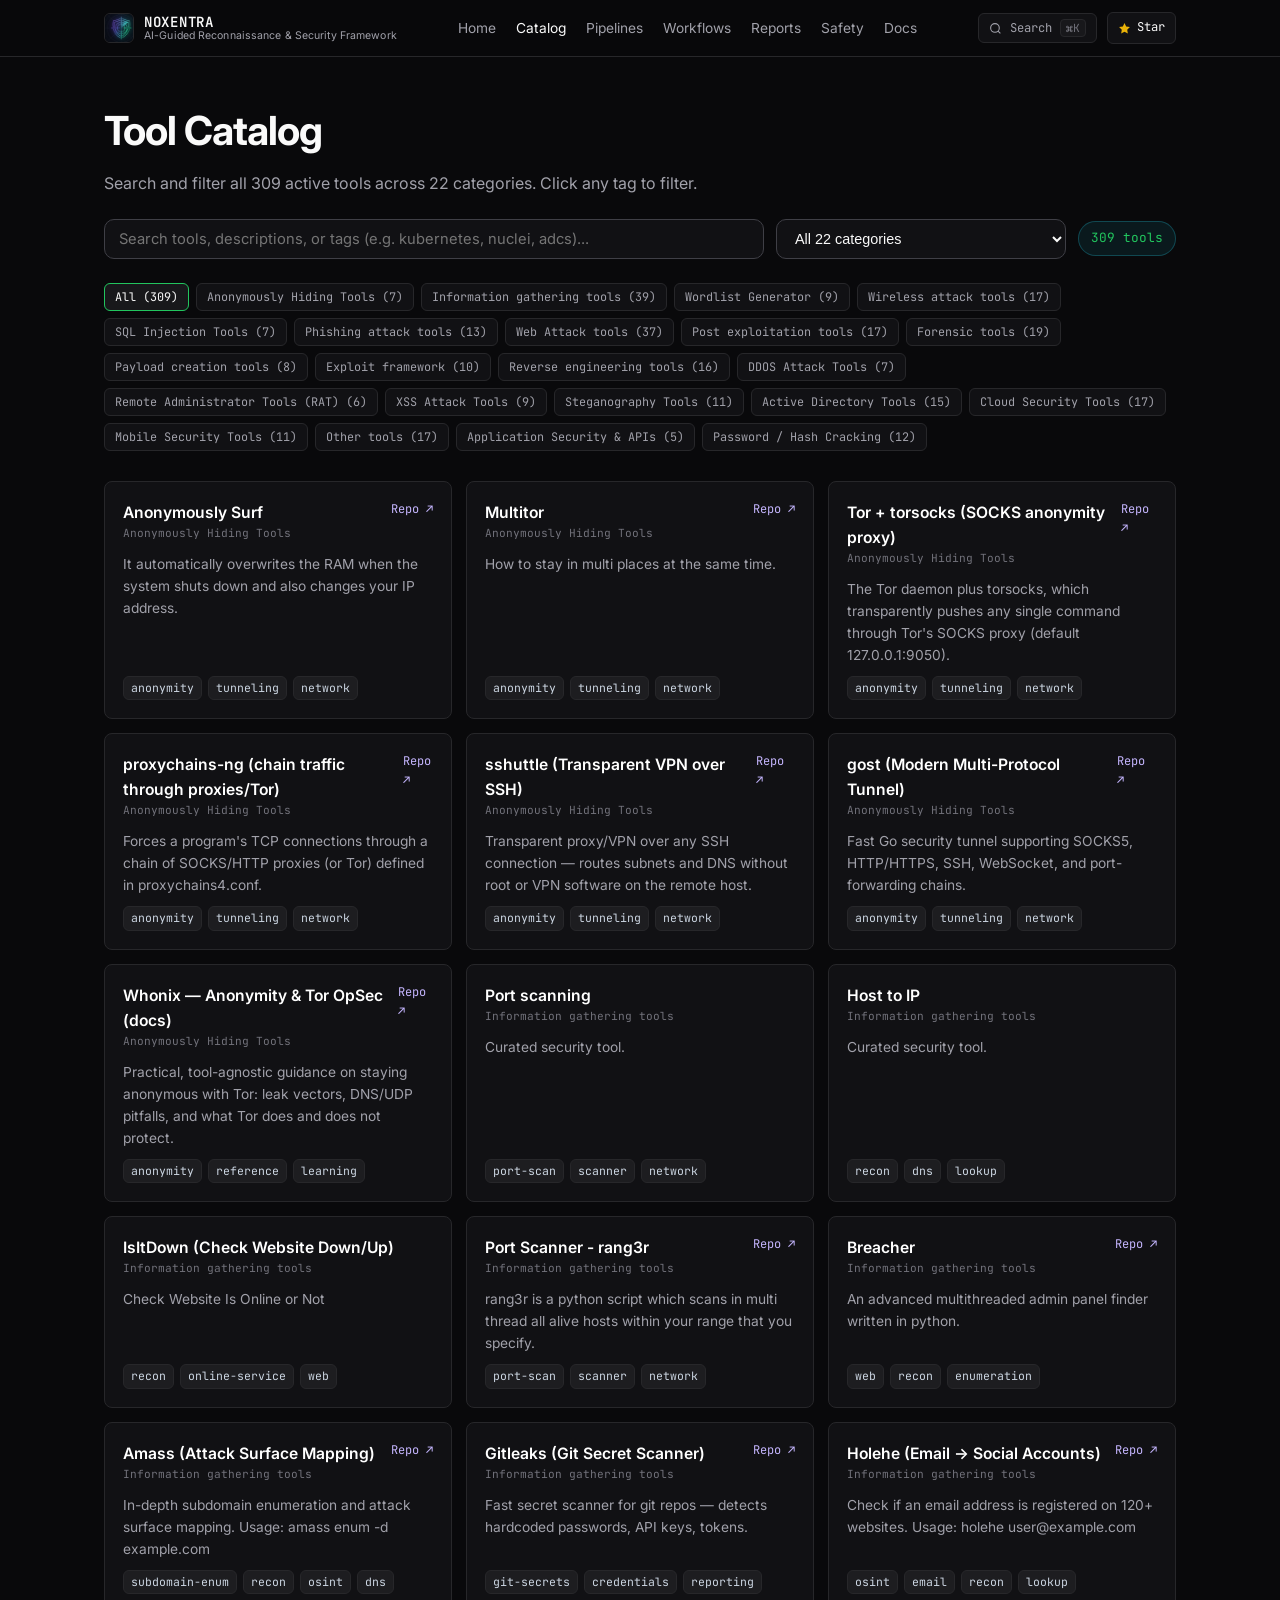
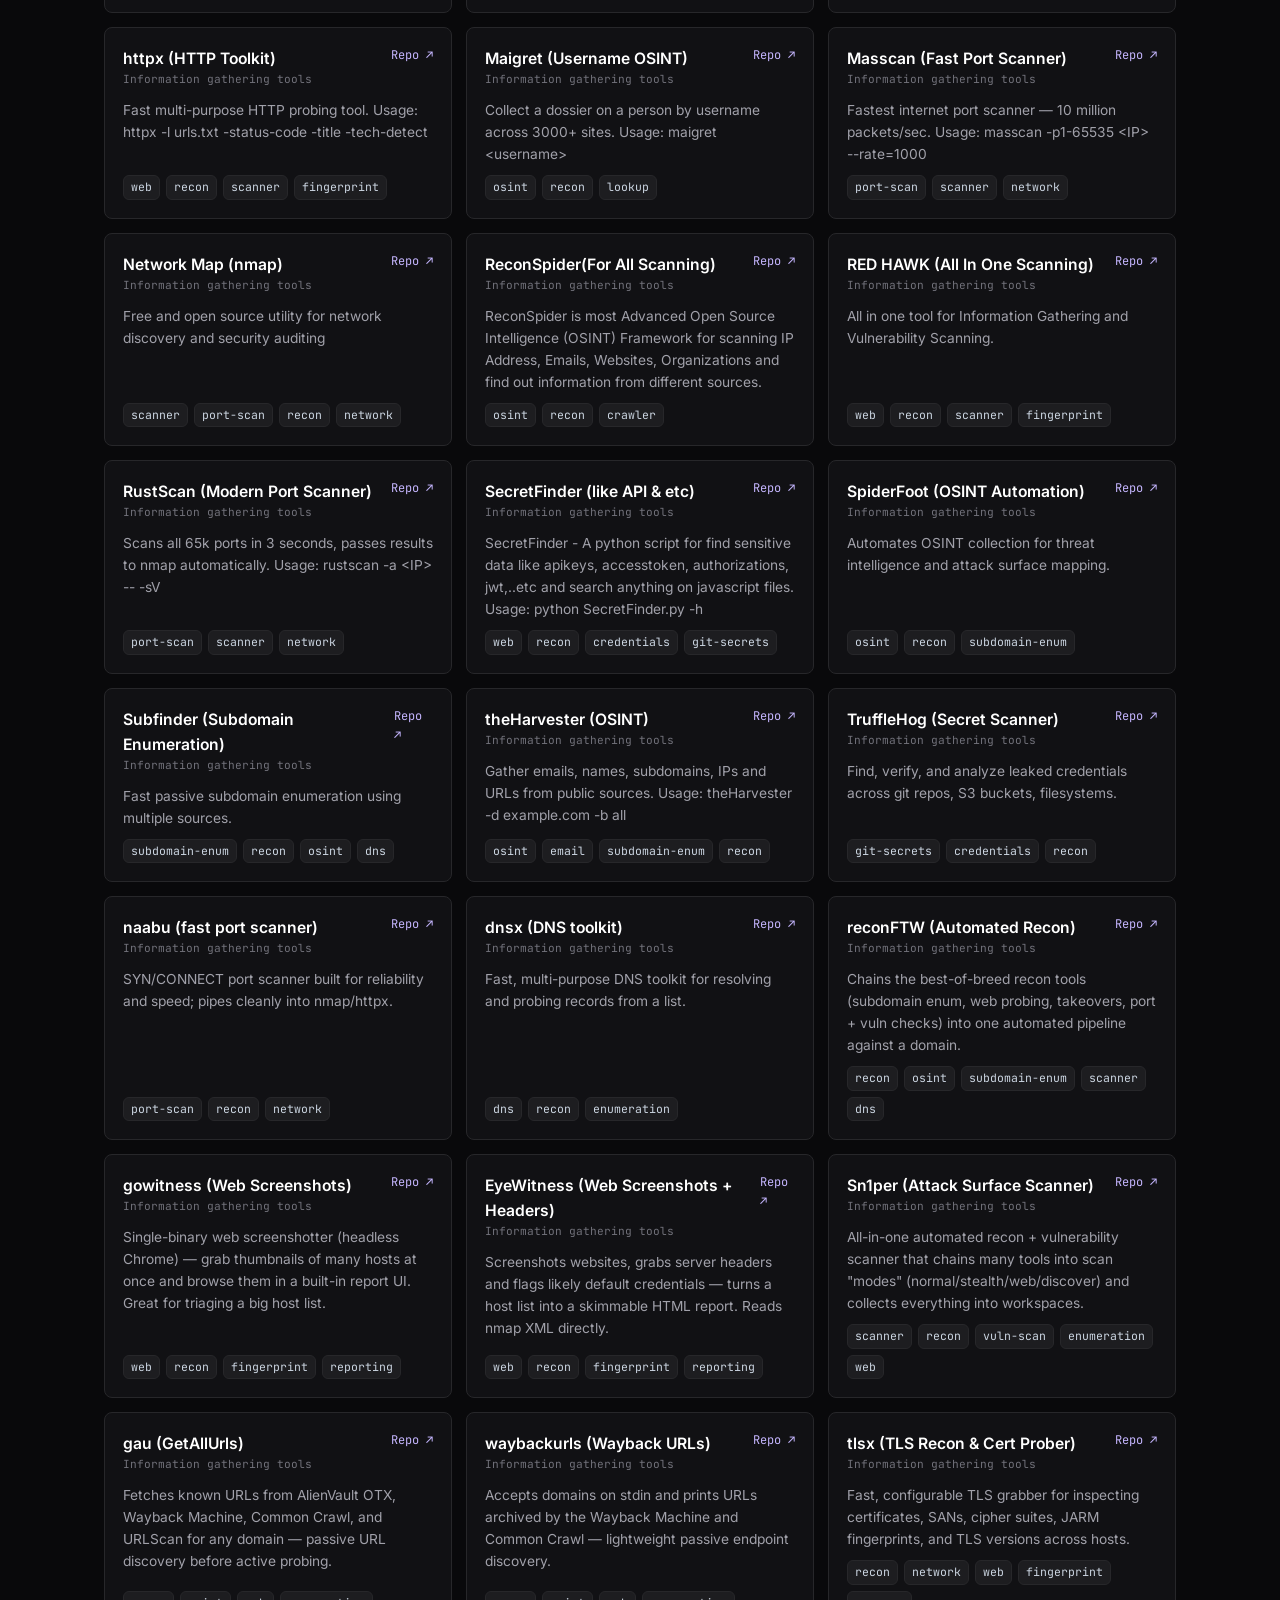
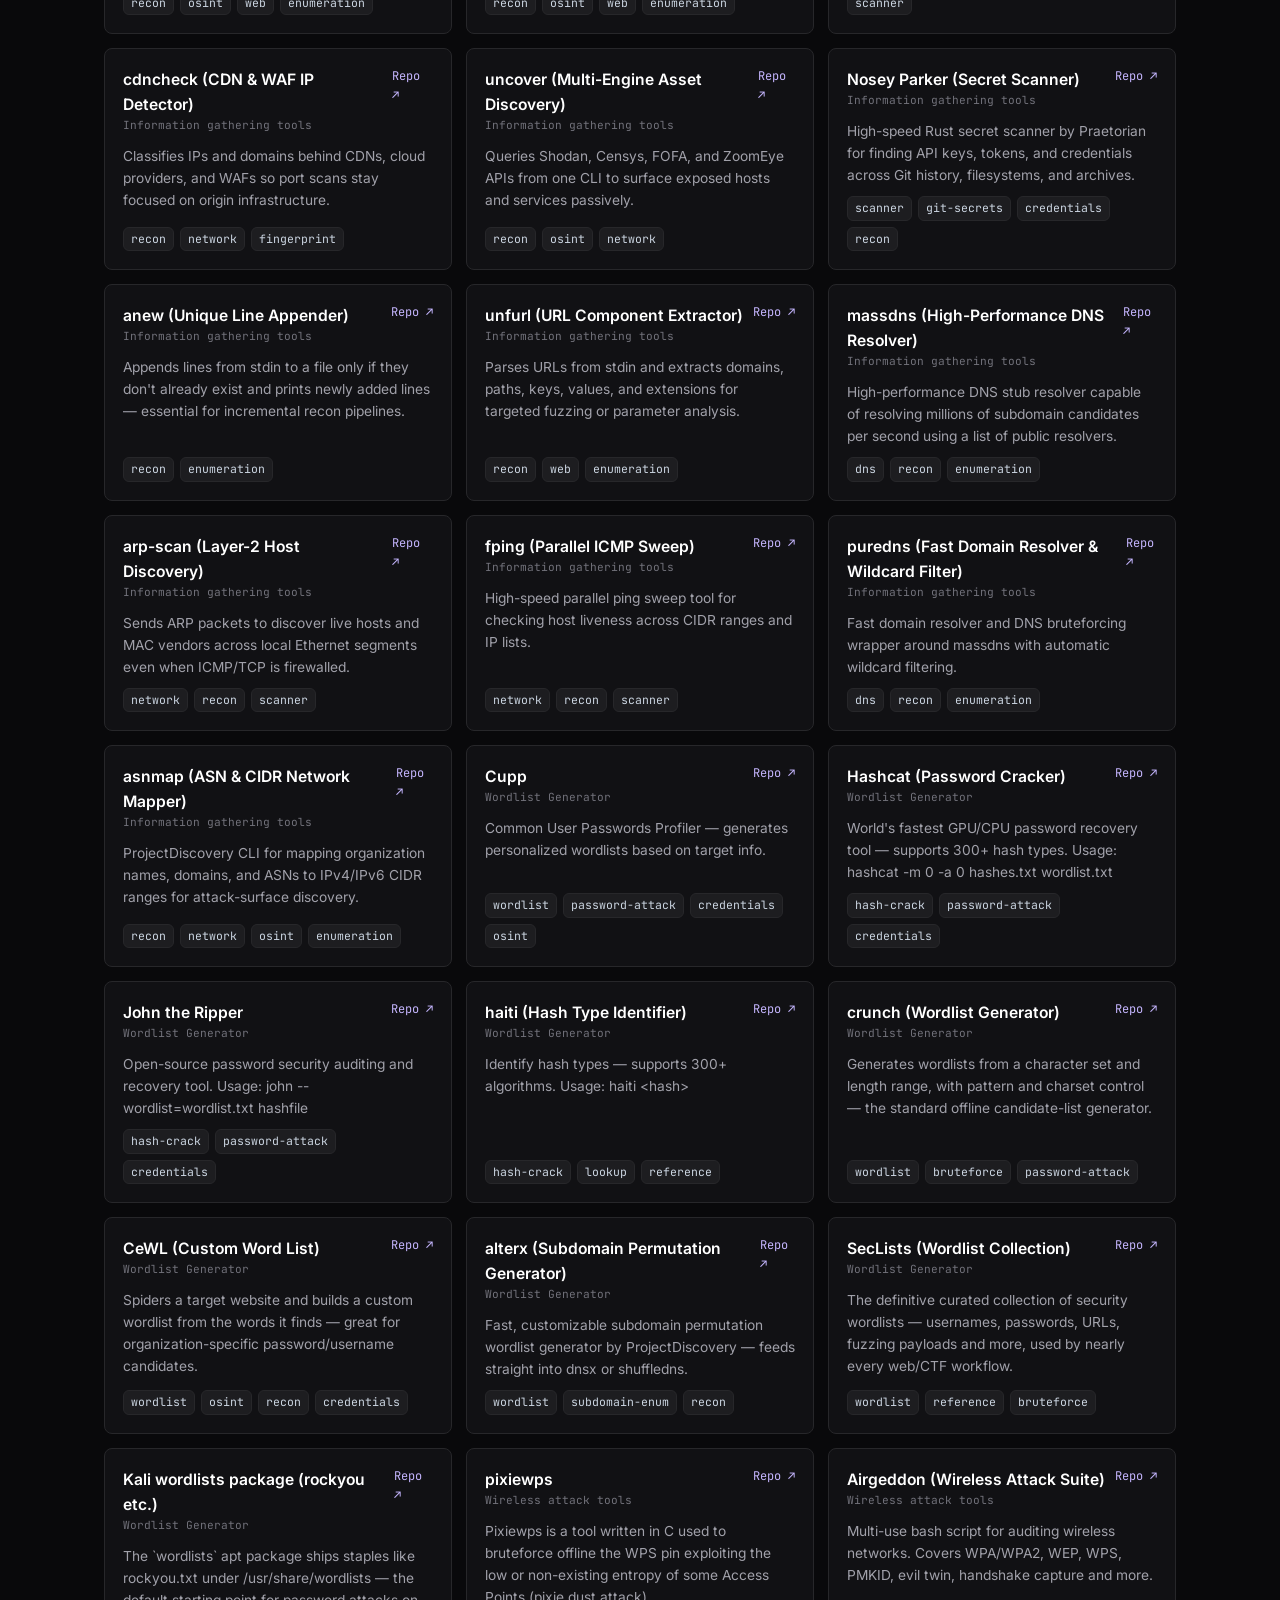
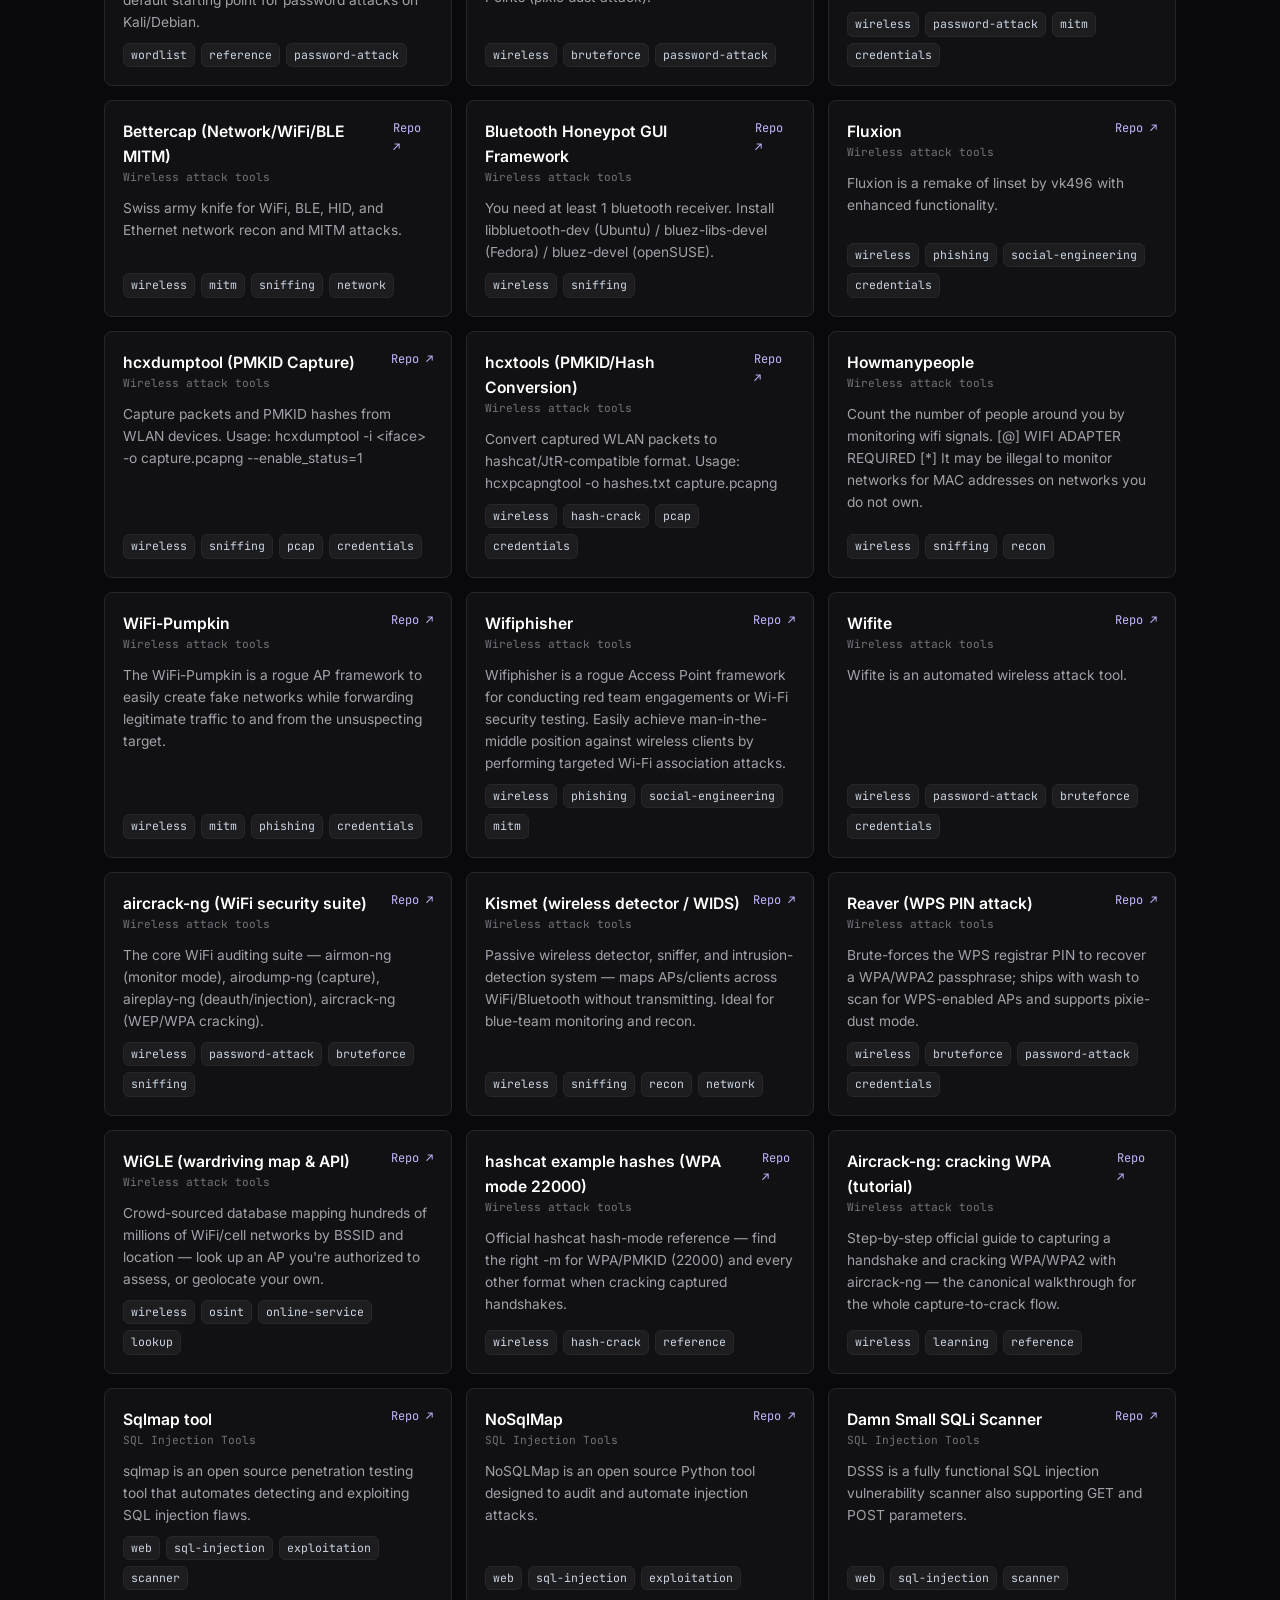
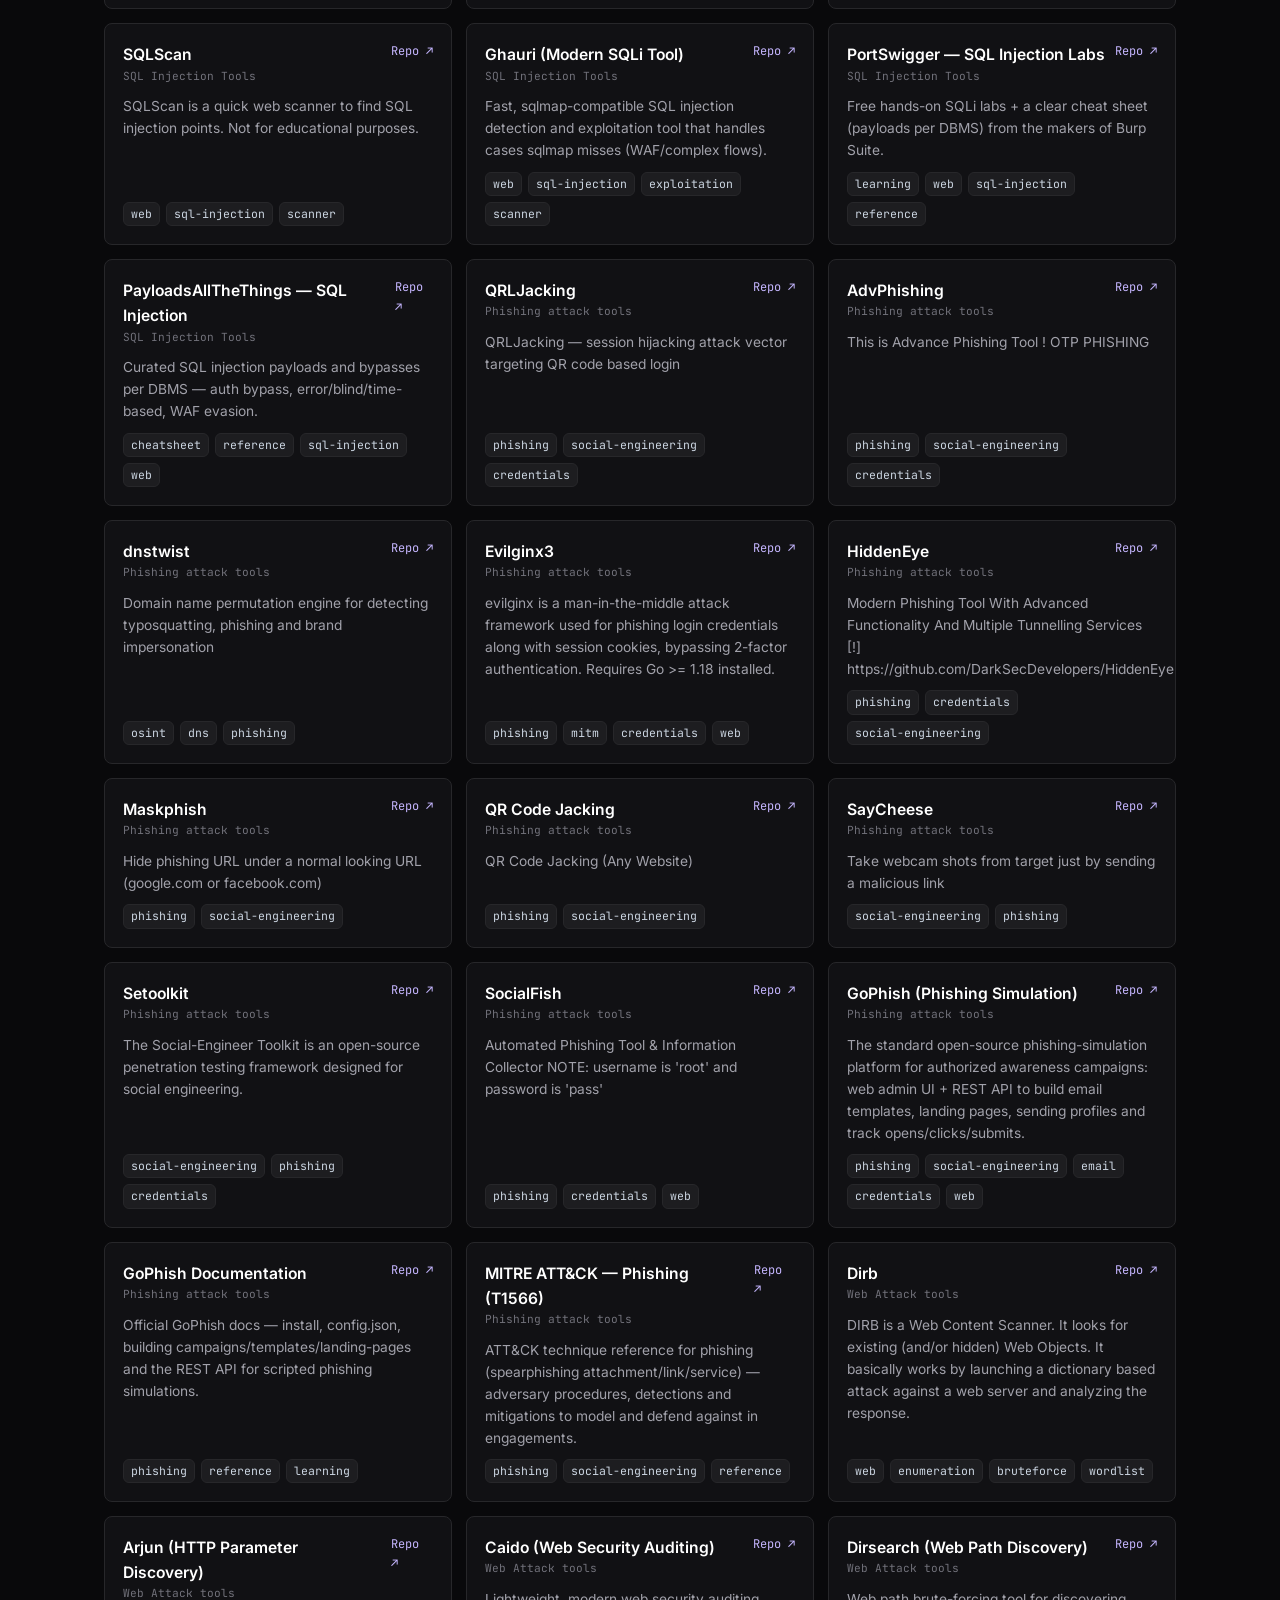
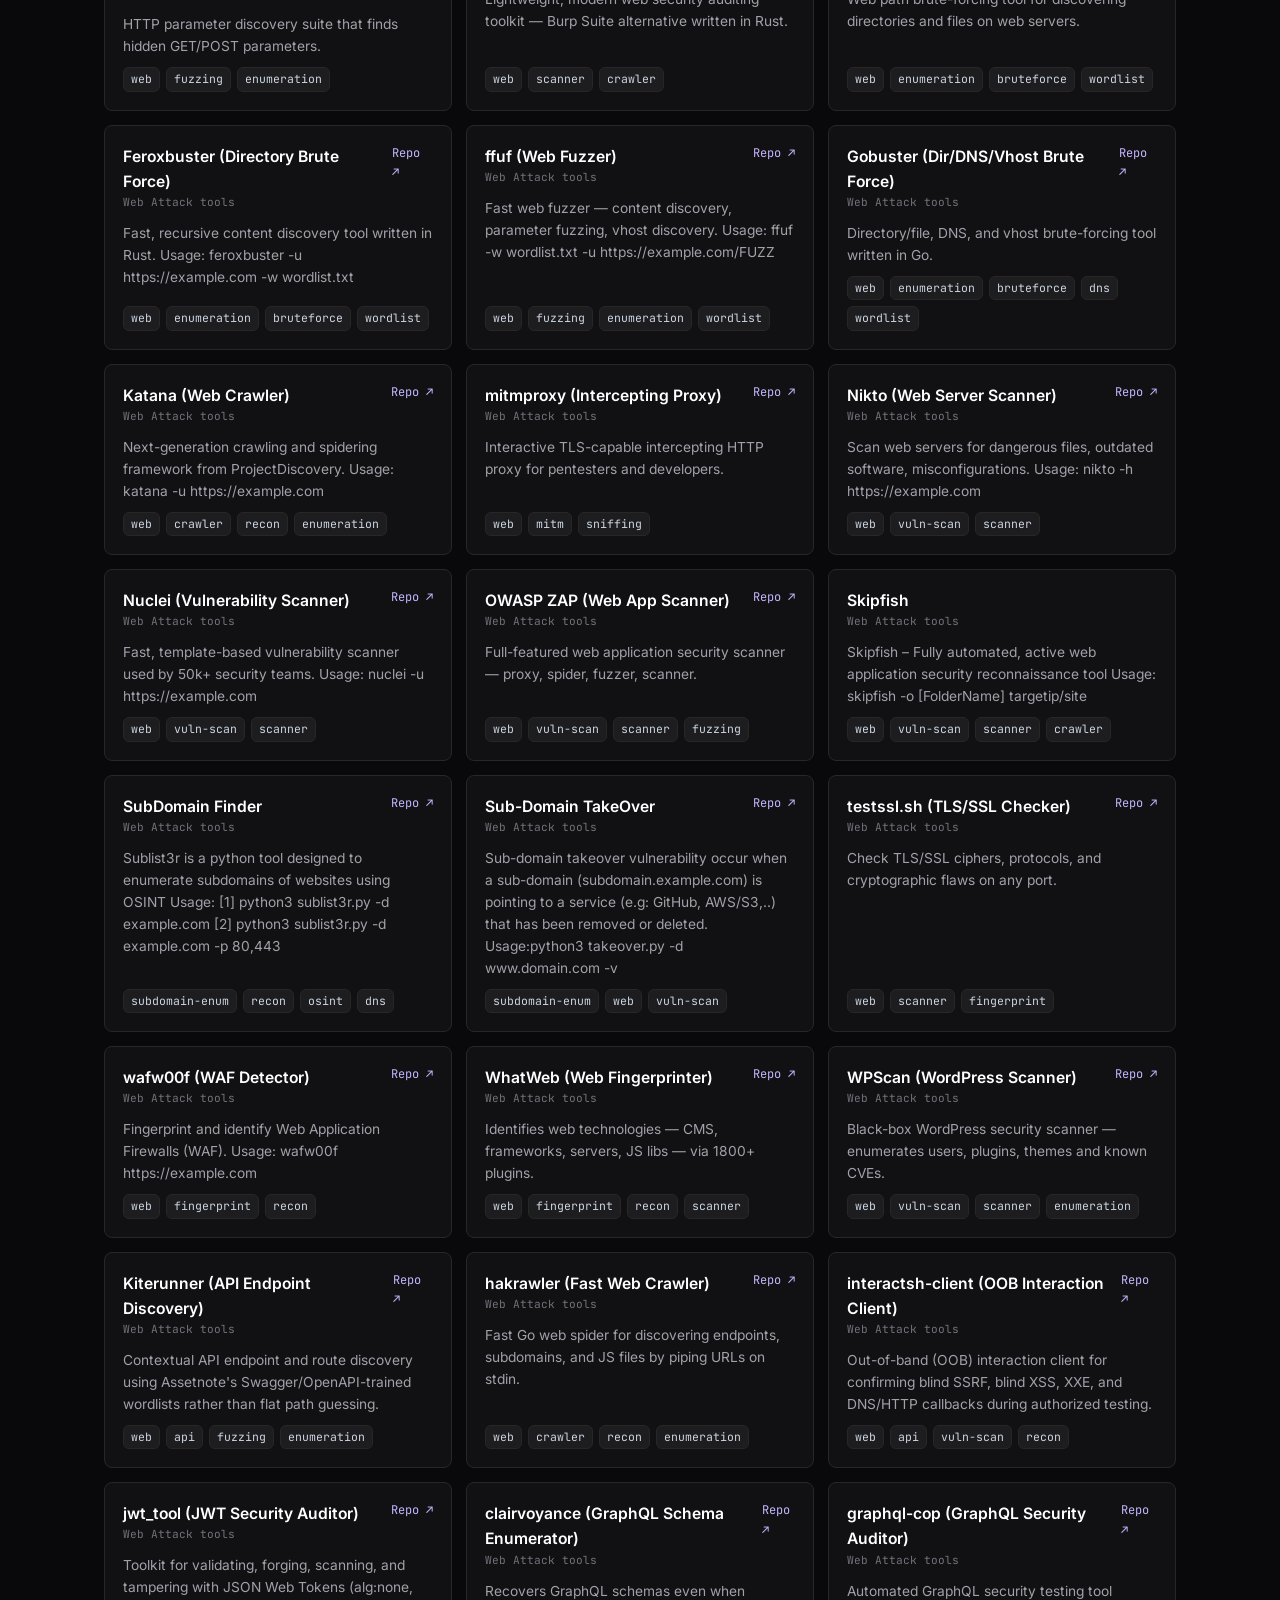
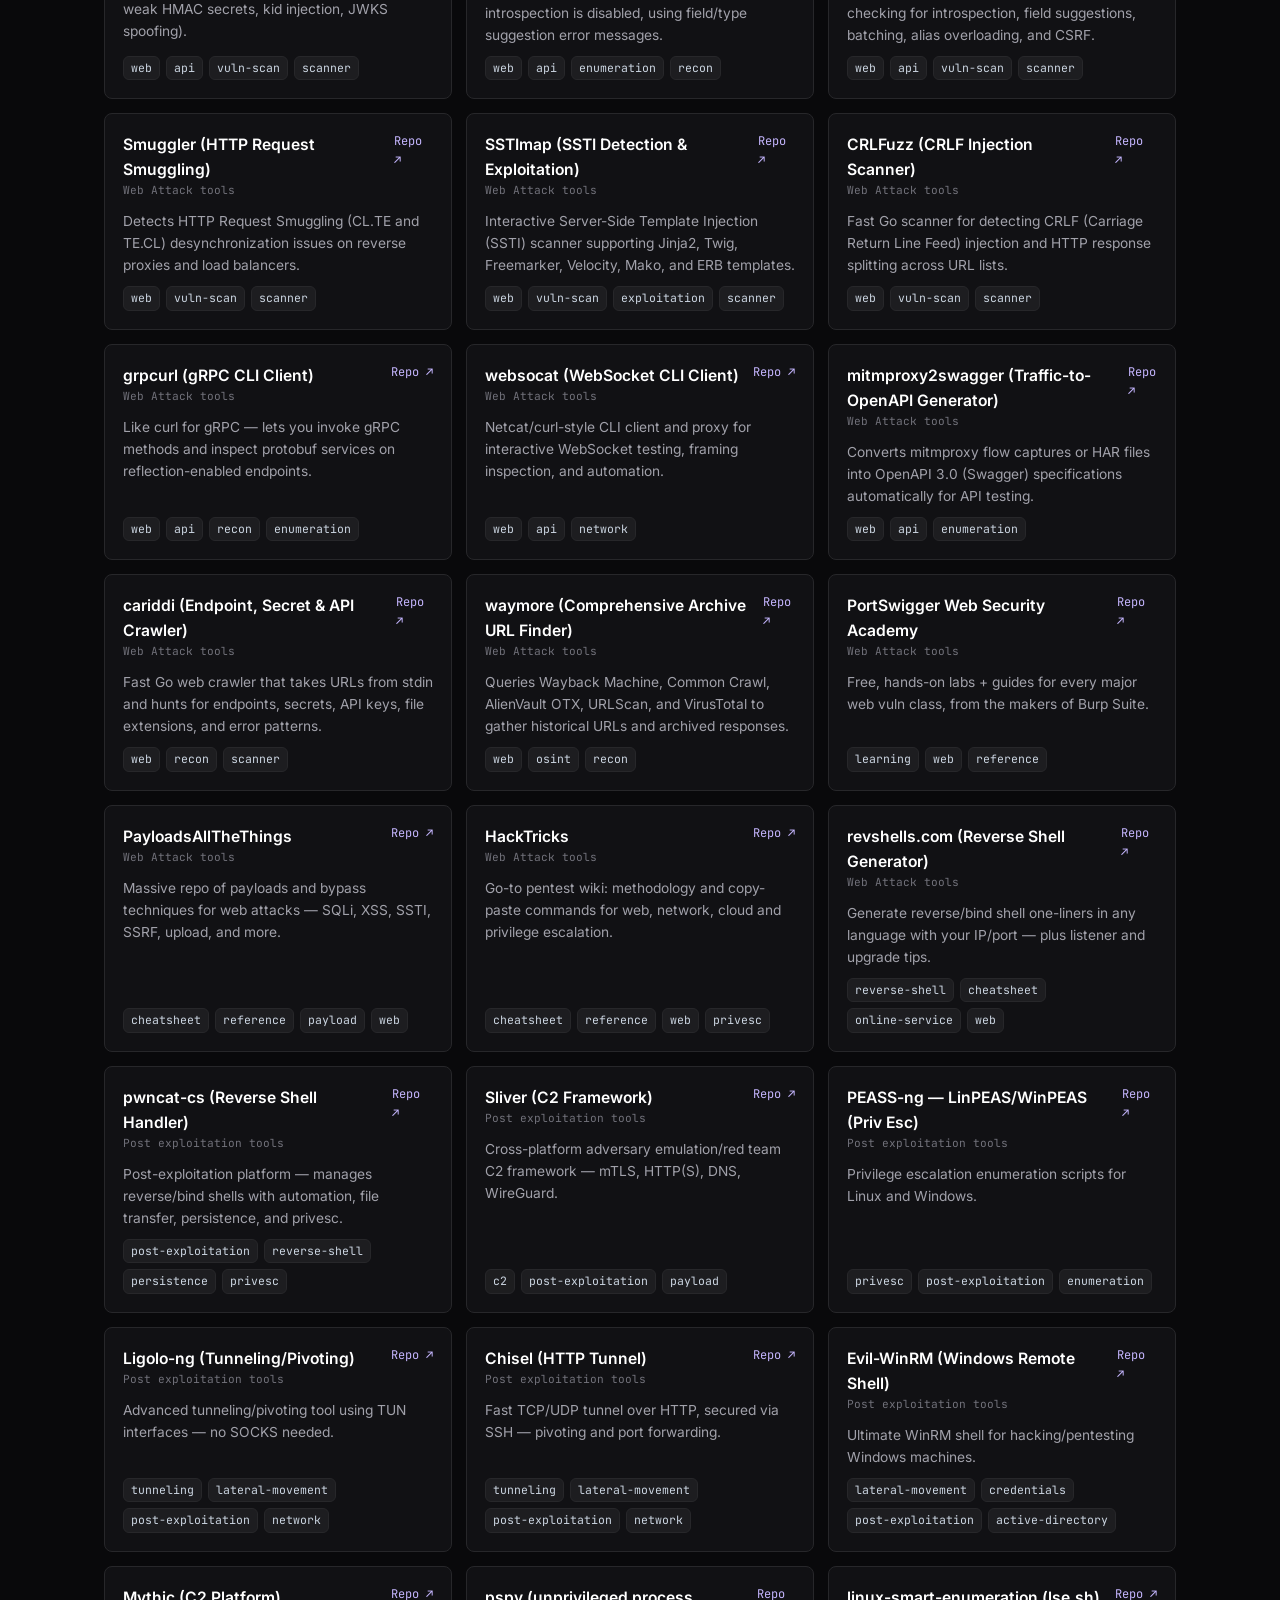
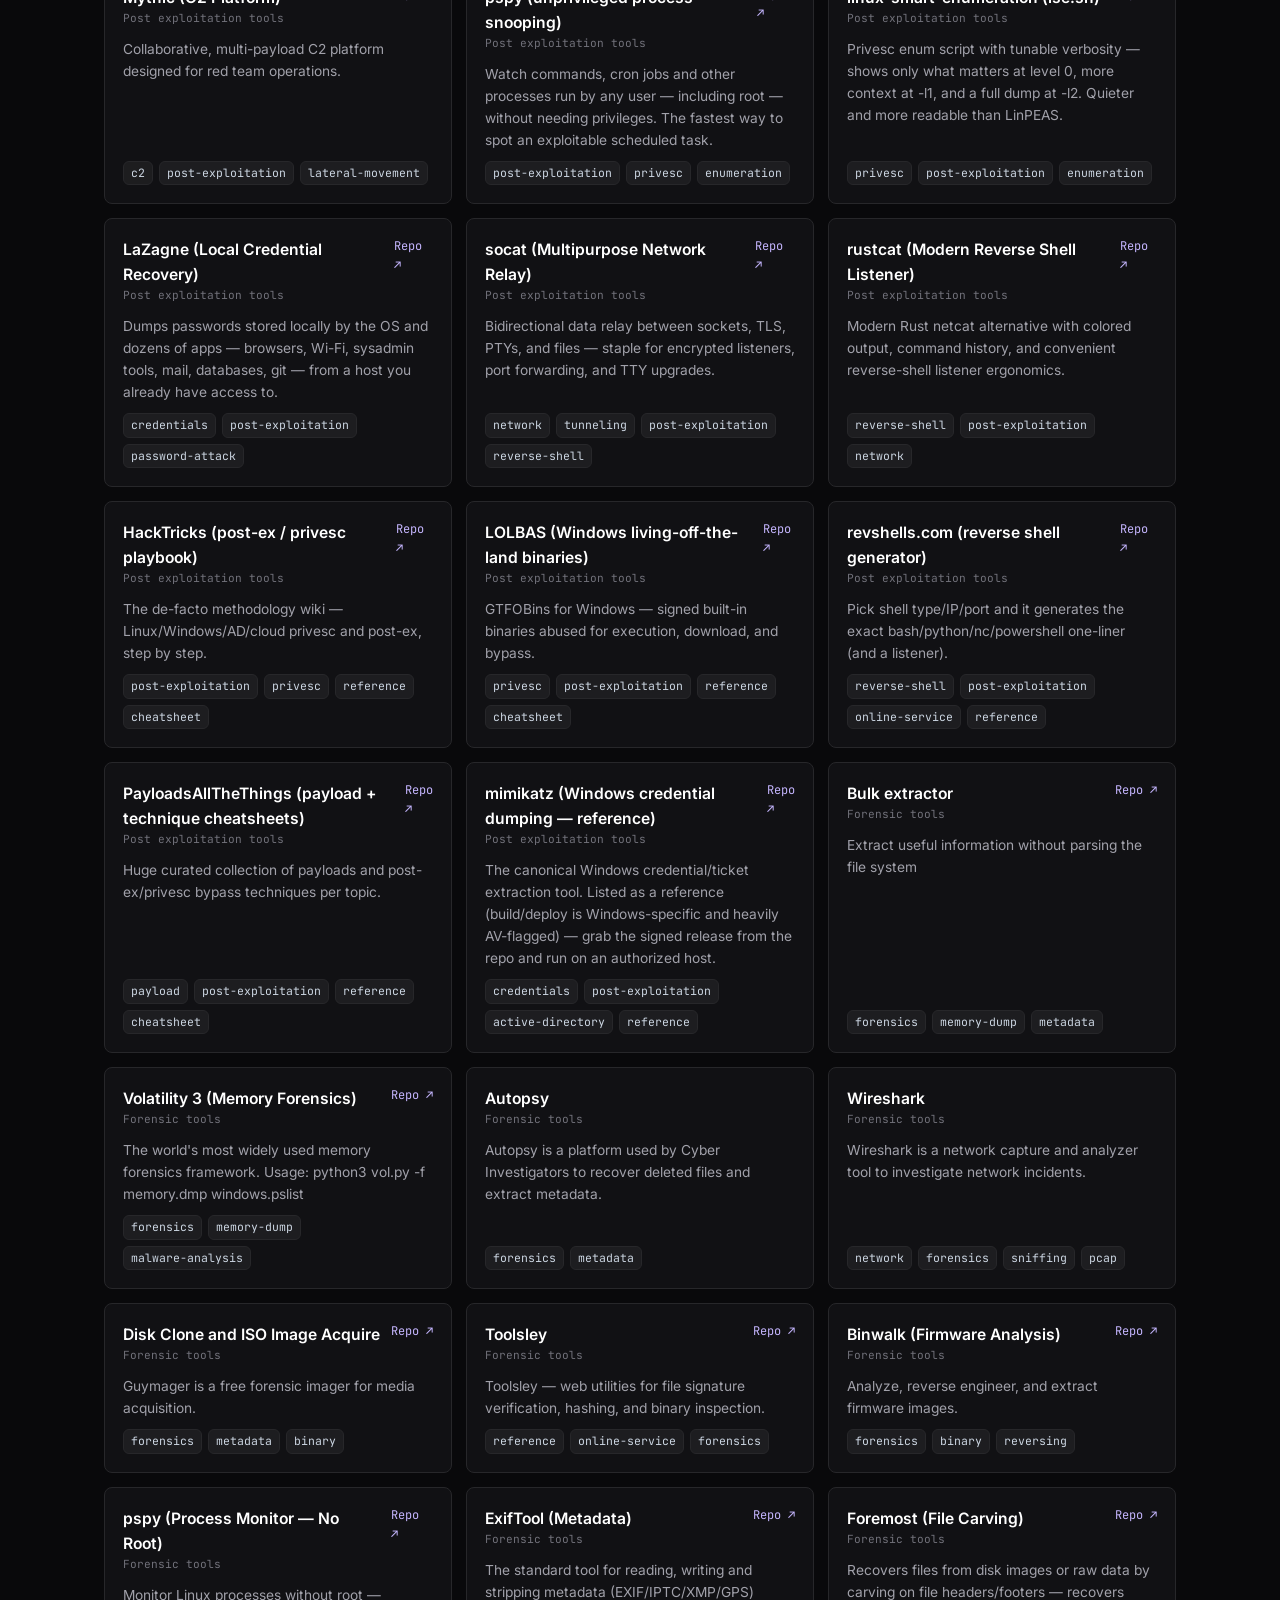
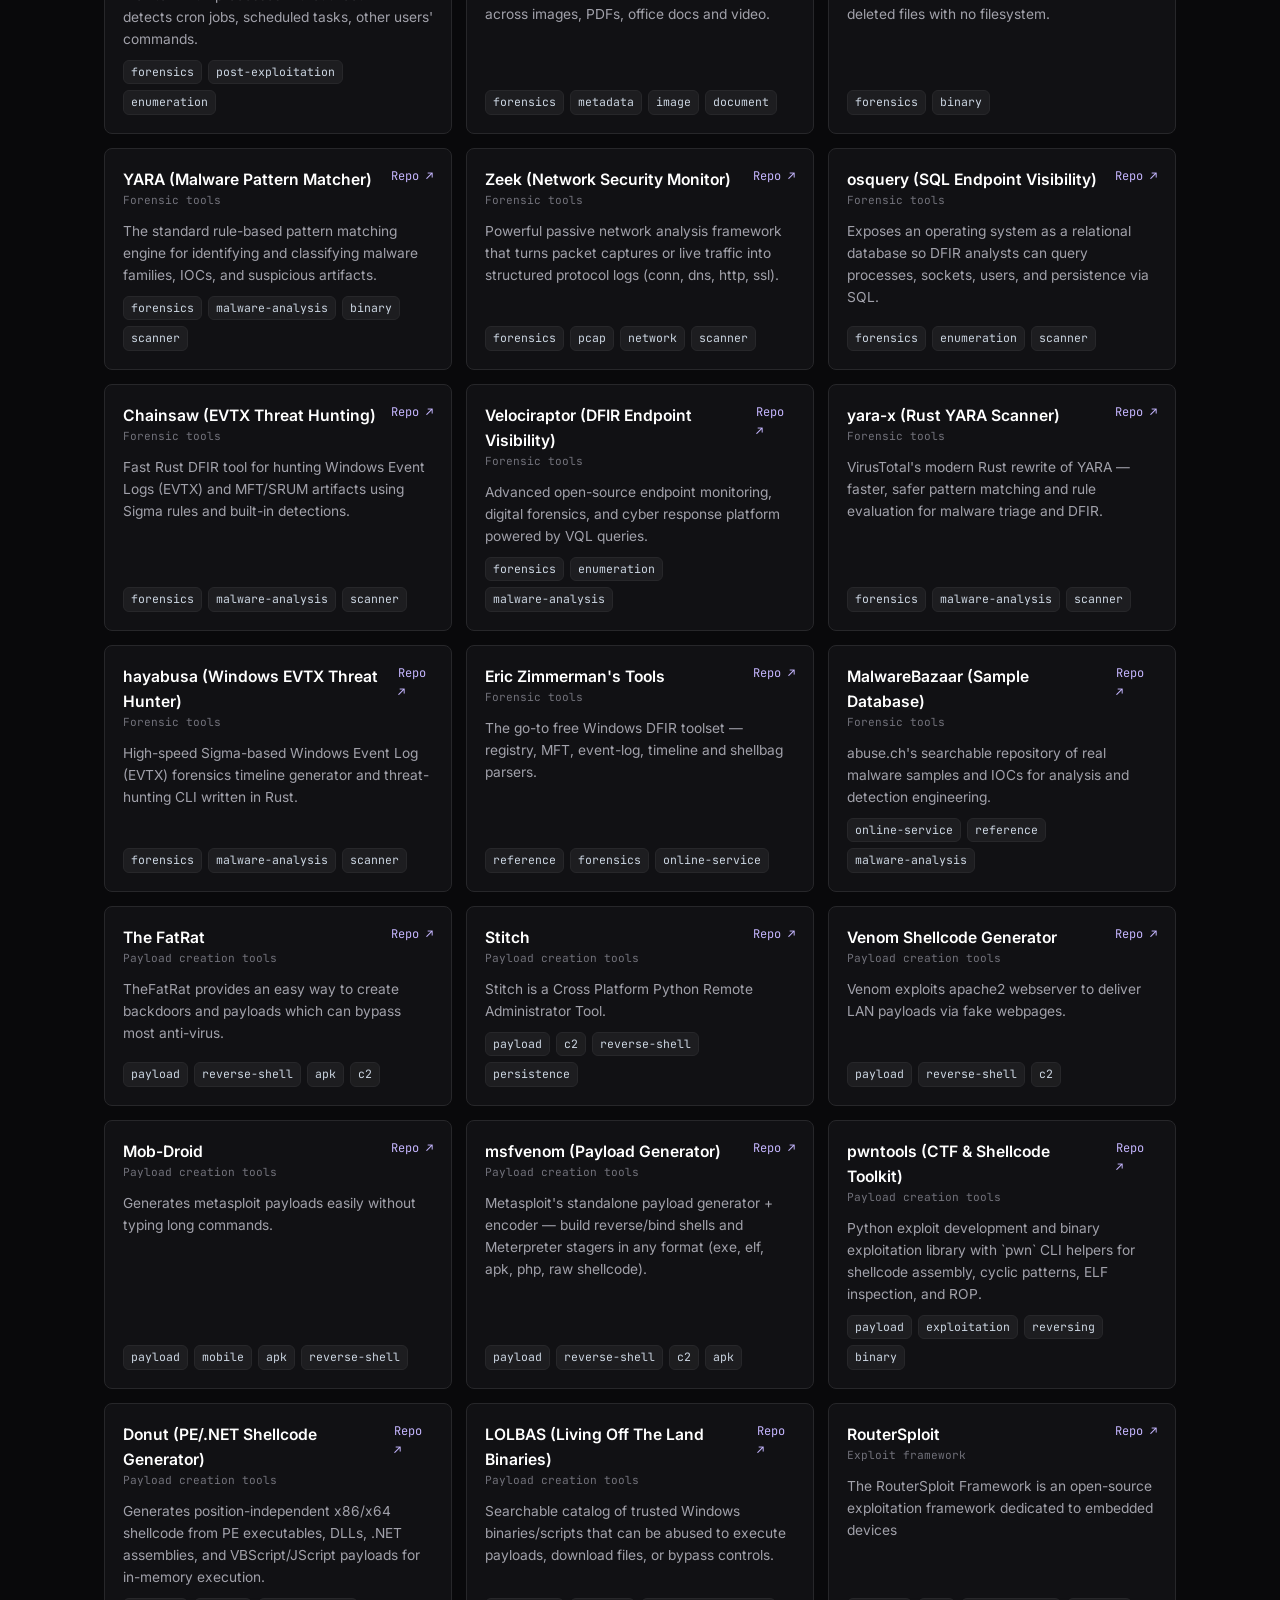
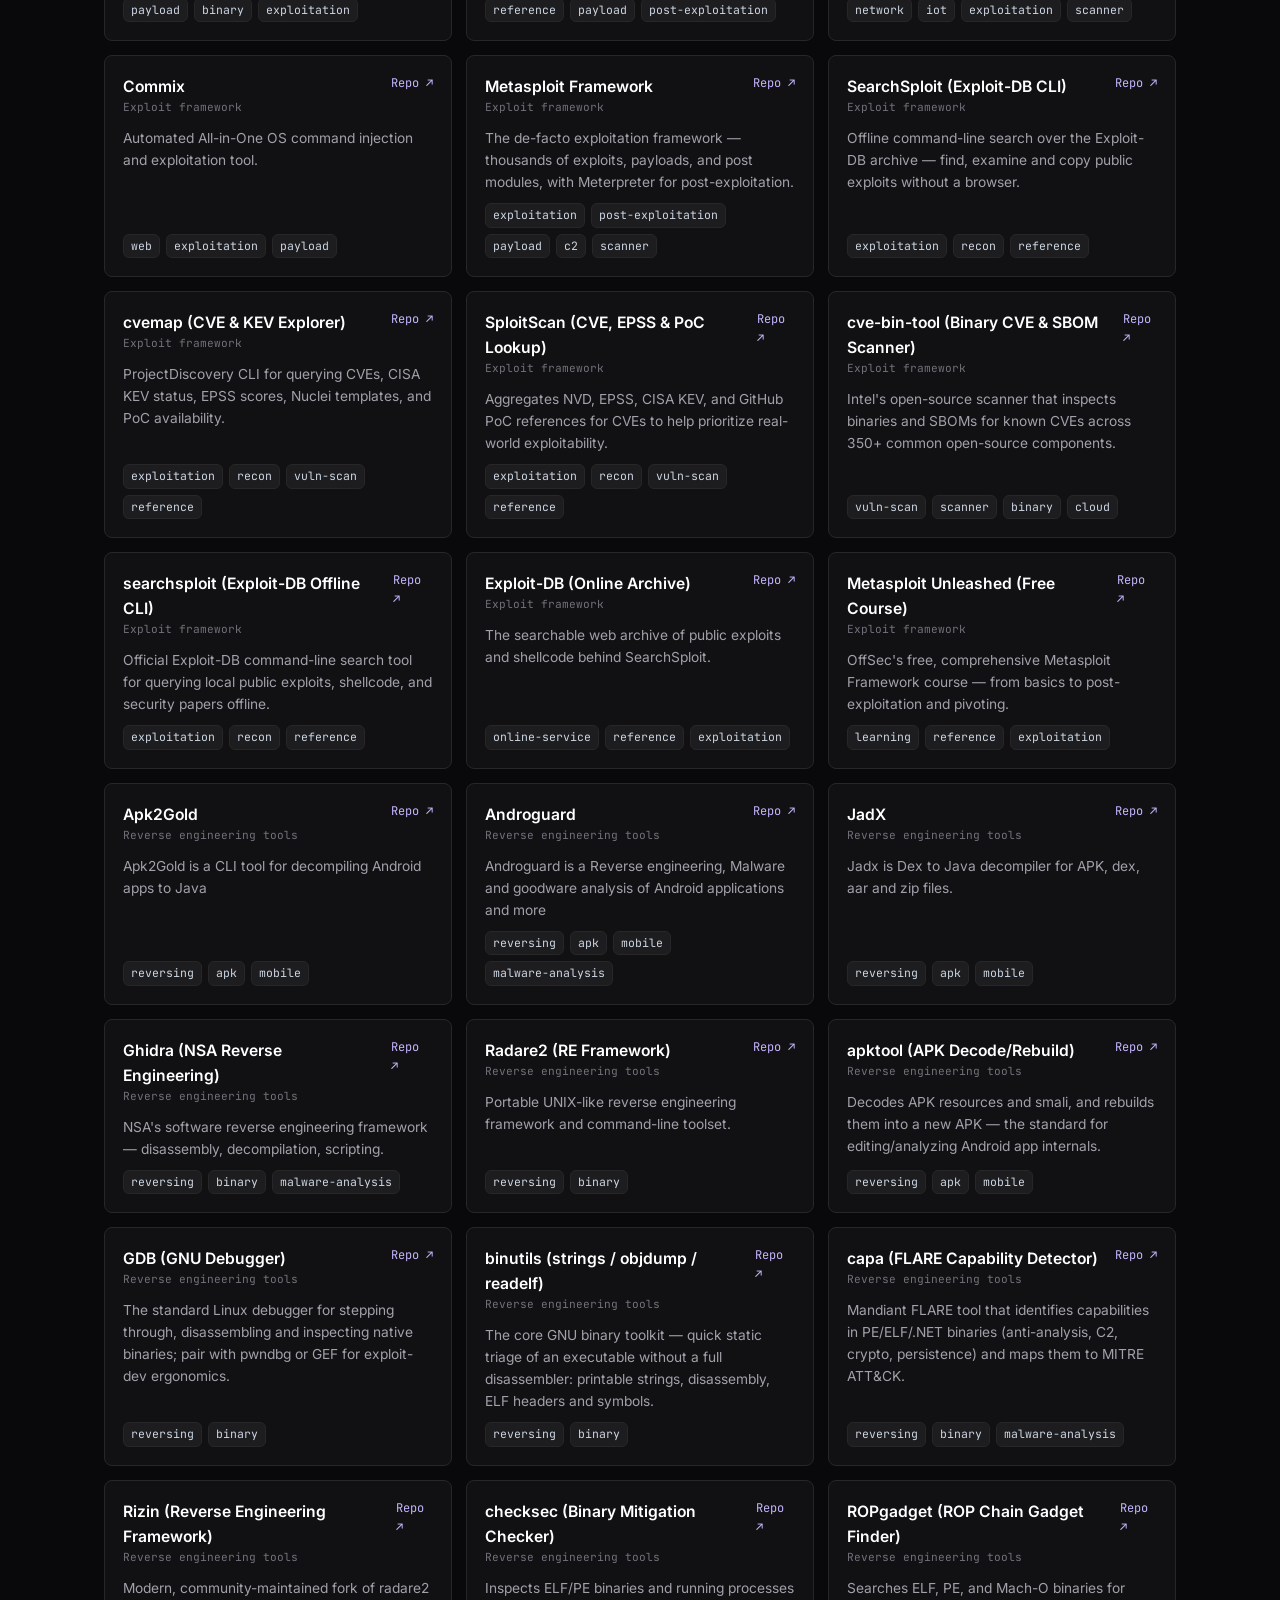
<file: website/catalog.html>
<!DOCTYPE html>
<html lang="en">
<head>
  <meta charset="UTF-8" />
  <meta name="viewport" content="width=device-width, initial-scale=1.0" />
  <title>Tool Catalog — Noxentra</title>
  <link rel="icon" type="image/png" href="assets/logo.png" />
  <meta name="description" content="Search and filter all 309 curated security and reconnaissance tools across 22 categories in Noxentra." />
  <link rel="preconnect" href="https://fonts.googleapis.com" />
  <link rel="preconnect" href="https://fonts.gstatic.com" crossorigin />
  <link href="https://fonts.googleapis.com/css2?family=Inter:wght@400;500;600;700&family=JetBrains+Mono:wght@400;500;600&display=swap" rel="stylesheet" />
  <link rel="stylesheet" href="style/catalog.css" />
  <link rel="stylesheet" href="style/layout.css" />
</head>
<body>
  <header id="site-header"></header>

  <main class="container">
    <div class="hero-compact">
      <h1>Tool Catalog</h1>
      <p class="sub">Search and filter all 309 active tools across 22 categories. Click any tag to filter.</p>
      <div class="controls">
        <input class="search-input" id="q" type="search" placeholder="Search tools, descriptions, or tags (e.g. kubernetes, nuclei, adcs)..." aria-label="Search tools" />
        <select class="cat-select" id="cat" aria-label="Filter by category">
          <option value="">All 22 categories</option>
        </select>
        <span class="count-badge" id="count">309 tools</span>
      </div>
      <div class="cat-pills" id="cat-pills" role="group" aria-label="Filter by category"></div>
    </div>
    <div class="grid" id="grid"></div>
  </main>
  <footer id="site-footer"></footer>

  <script src="js/catalog.js"></script>
  <script src="js/site.js"></script>
</body>
</html>
</file>
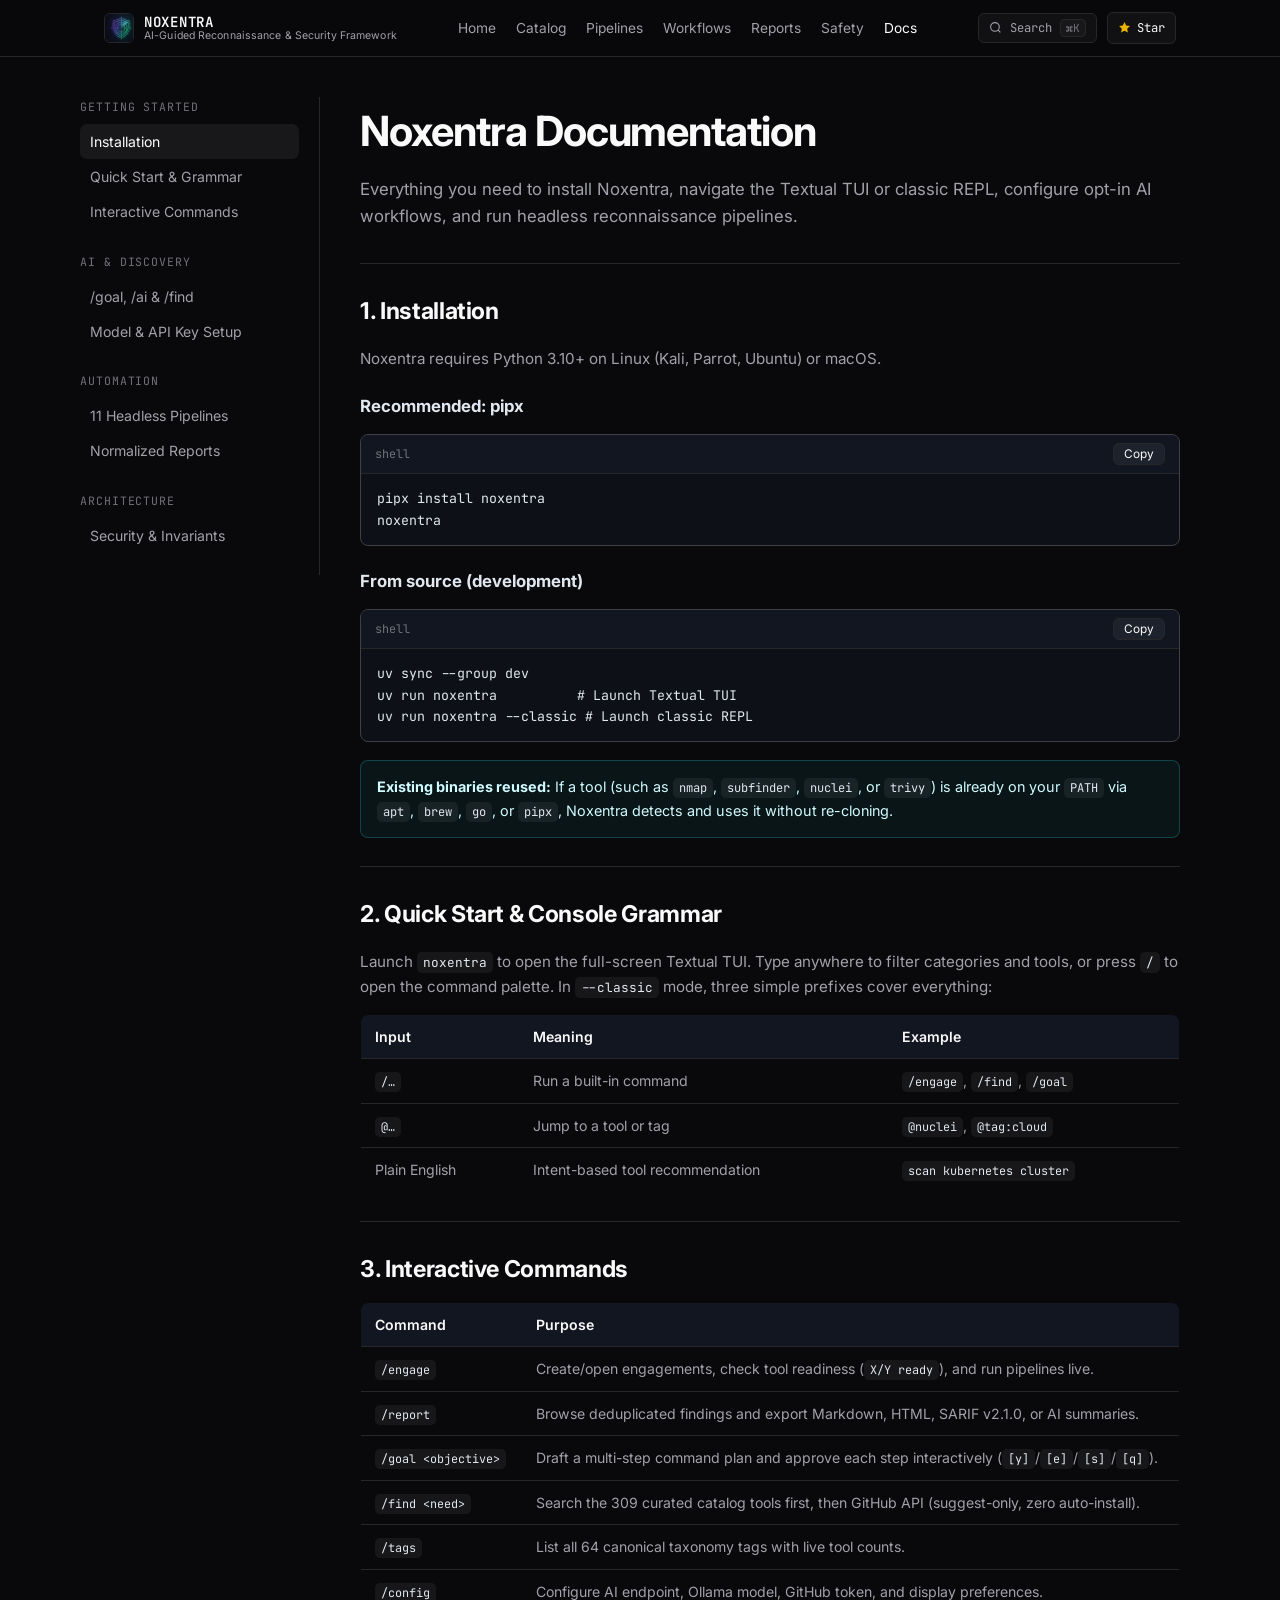
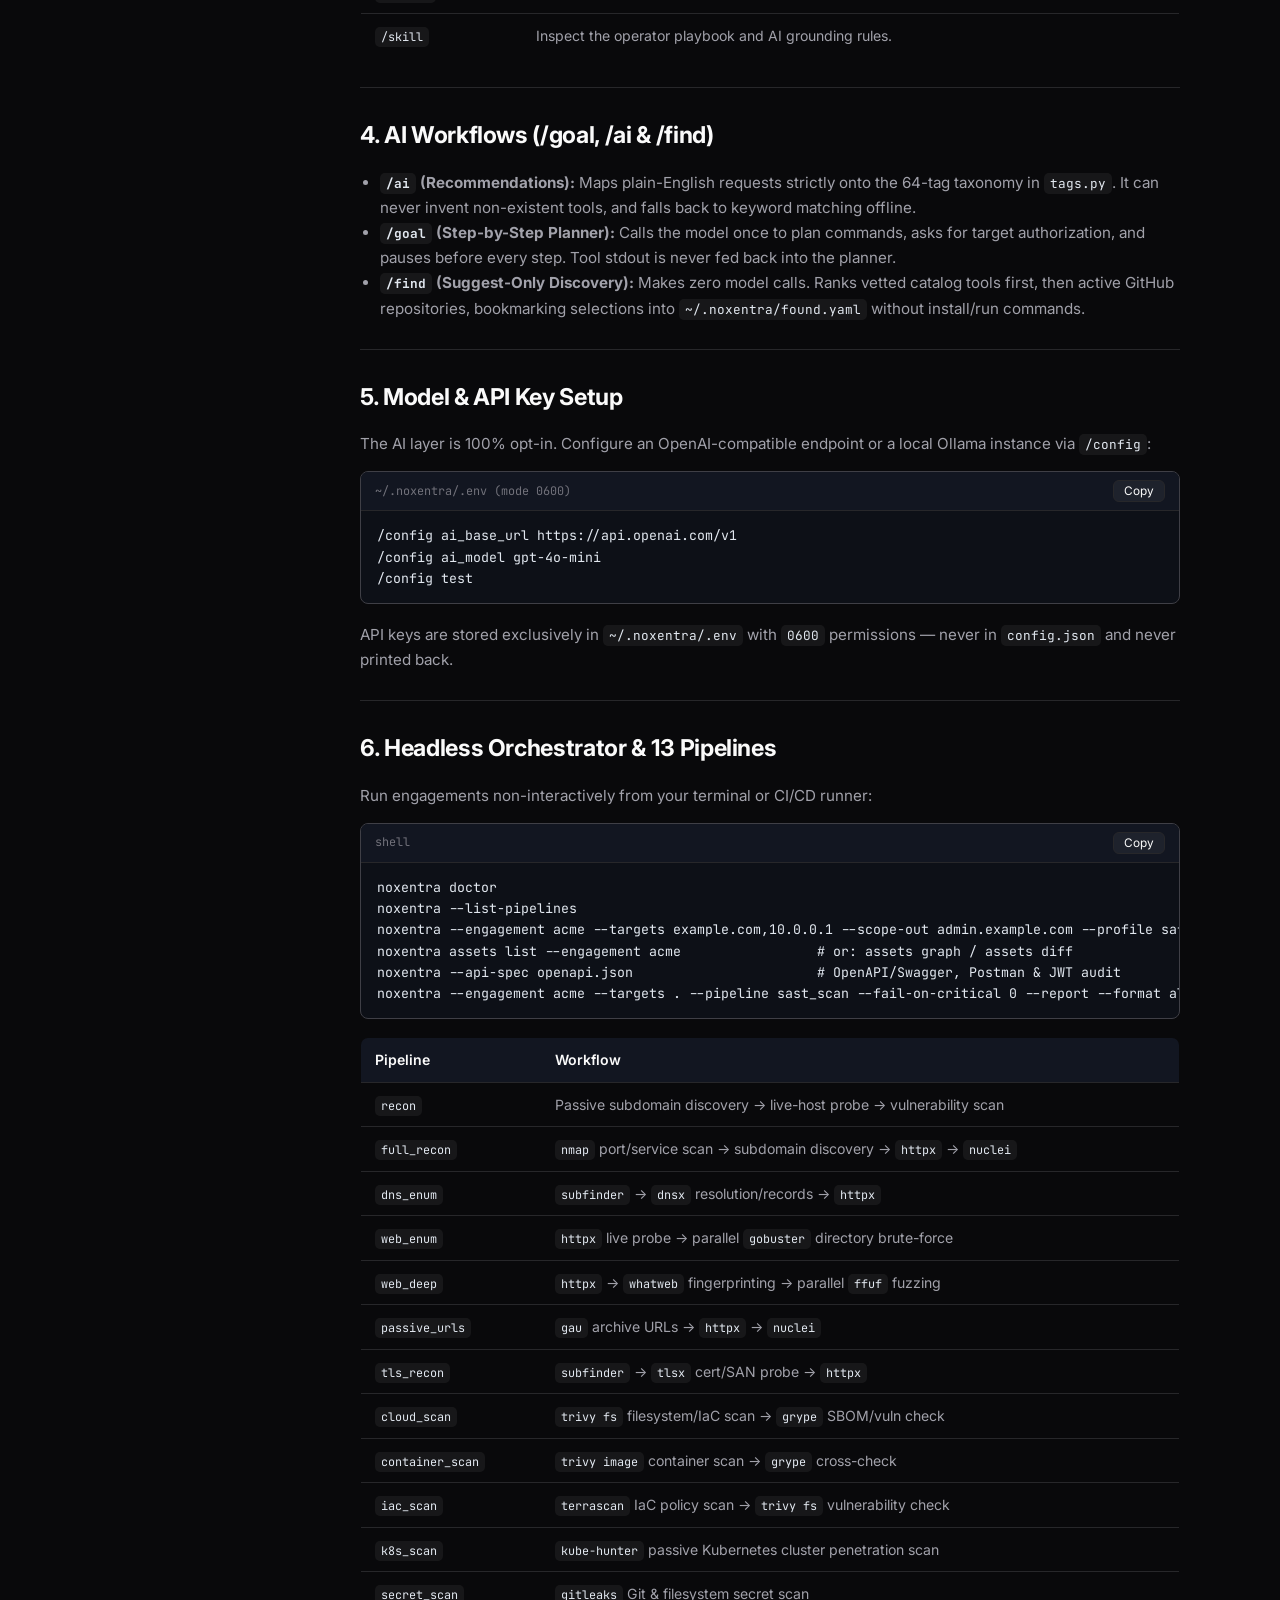
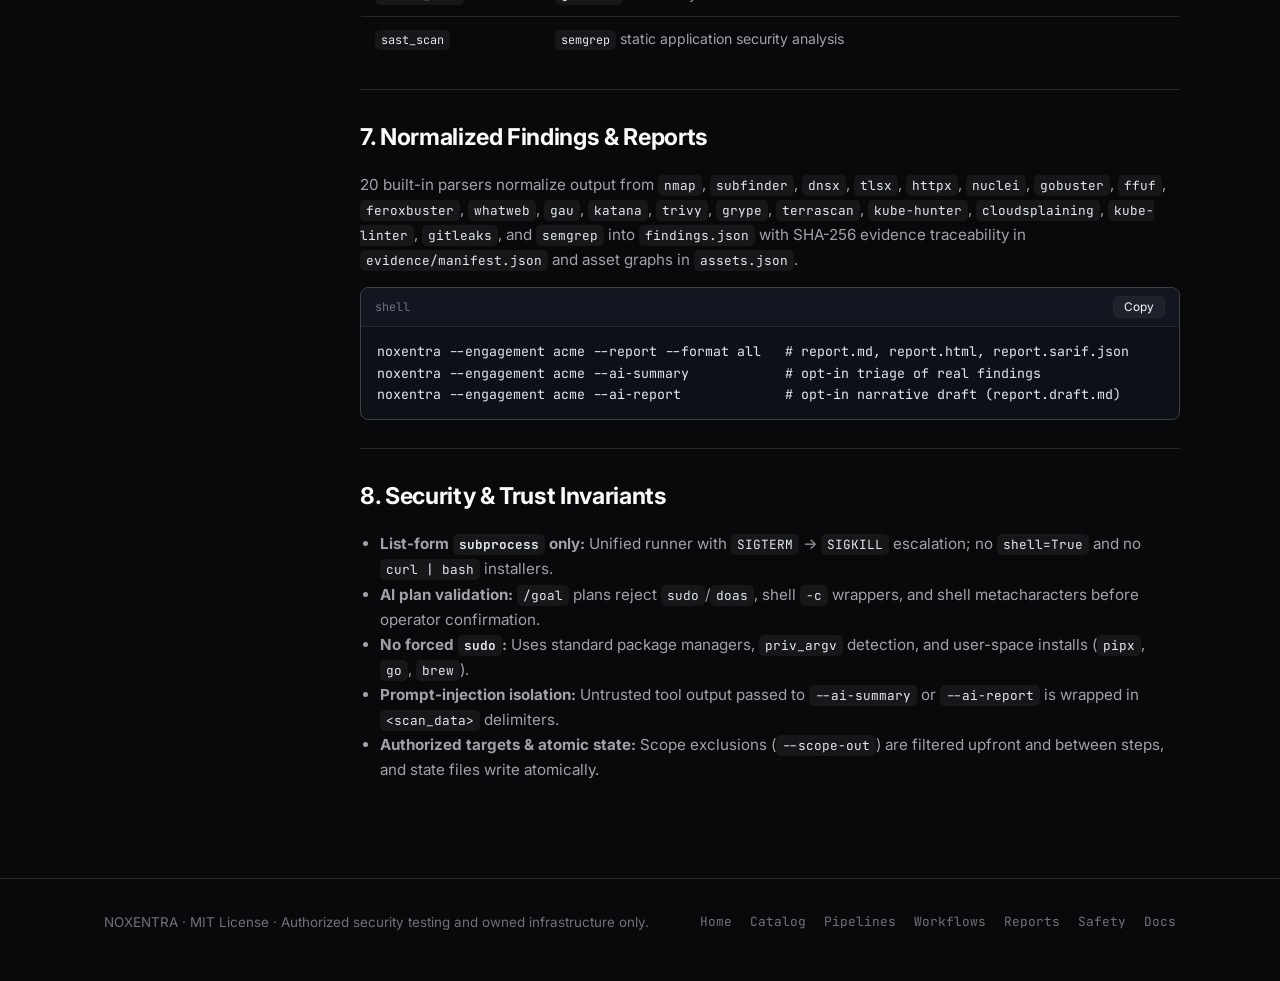
<file: website/docs.html>
<!DOCTYPE html>
<html lang="en">
<head>
  <meta charset="UTF-8" />
  <meta name="viewport" content="width=device-width, initial-scale=1.0" />
  <title>Documentation — Noxentra</title>
  <link rel="icon" type="image/png" href="assets/logo.png" />
  <meta name="description" content="Complete Noxentra documentation: installation, TUI/CLI grammar, AI workflows, 13 headless pipelines, normalized reporting, and security architecture." />
  <link rel="preconnect" href="https://fonts.googleapis.com" />
  <link rel="preconnect" href="https://fonts.gstatic.com" crossorigin />
  <link href="https://fonts.googleapis.com/css2?family=Inter:wght@400;500;600;700&family=JetBrains+Mono:wght@400;500;600&display=swap" rel="stylesheet" />
  <link rel="stylesheet" href="style/docs.css" />
  <link rel="stylesheet" href="style/layout.css" />
</head>
<body>
  <header id="site-header"></header>

  <main class="container docs-layout">
    <aside class="sidebar" aria-label="Documentation navigation">
      <div class="sidebar-group">
        <div class="sidebar-title">Getting Started</div>
        <a href="#installation">Installation</a>
        <a href="#quick-start">Quick Start &amp; Grammar</a>
        <a href="#commands">Interactive Commands</a>
      </div>
      <div class="sidebar-group">
        <div class="sidebar-title">AI &amp; Discovery</div>
        <a href="#ai-workflows">/goal, /ai &amp; /find</a>
        <a href="#ai-config">Model &amp; API Key Setup</a>
      </div>
      <div class="sidebar-group">
        <div class="sidebar-title">Automation</div>
        <a href="#pipelines">11 Headless Pipelines</a>
        <a href="#reports">Normalized Reports</a>
      </div>
      <div class="sidebar-group">
        <div class="sidebar-title">Architecture</div>
        <a href="#safety">Security &amp; Invariants</a>
      </div>
    </aside>

    <div class="content">
      <h1>Noxentra Documentation</h1>
      <p class="lead">
        Everything you need to install Noxentra, navigate the Textual TUI or classic REPL,
        configure opt-in AI workflows, and run headless reconnaissance pipelines.
      </p>

      <section class="doc-section" id="installation">
        <h2>1. Installation</h2>
        <p>Noxentra requires Python 3.10+ on Linux (Kali, Parrot, Ubuntu) or macOS.</p>

        <h3>Recommended: pipx</h3>
        <div class="code-wrap">
          <div class="code-head"><span>shell</span><button class="copy-btn" type="button" data-copy>Copy</button></div>
          <pre>pipx install noxentra
noxentra</pre>
        </div>

        <h3>From source (development)</h3>
        <div class="code-wrap">
          <div class="code-head"><span>shell</span><button class="copy-btn" type="button" data-copy>Copy</button></div>
          <pre>uv sync --group dev
uv run noxentra          # Launch Textual TUI
uv run noxentra --classic # Launch classic REPL</pre>
        </div>

        <div class="callout">
          <strong>Existing binaries reused:</strong> If a tool (such as <code>nmap</code>, <code>subfinder</code>,
          <code>nuclei</code>, or <code>trivy</code>) is already on your <code>PATH</code> via <code>apt</code>,
          <code>brew</code>, <code>go</code>, or <code>pipx</code>, Noxentra detects and uses it without re-cloning.
        </div>
      </section>

      <section class="doc-section" id="quick-start">
        <h2>2. Quick Start &amp; Console Grammar</h2>
        <p>Launch <code>noxentra</code> to open the full-screen Textual TUI. Type anywhere to filter categories and tools, or press <code>/</code> to open the command palette. In <code>--classic</code> mode, three simple prefixes cover everything:</p>
        <table>
          <thead><tr><th>Input</th><th>Meaning</th><th>Example</th></tr></thead>
          <tbody>
            <tr><td><code>/…</code></td><td>Run a built-in command</td><td><code>/engage</code>, <code>/find</code>, <code>/goal</code></td></tr>
            <tr><td><code>@…</code></td><td>Jump to a tool or tag</td><td><code>@nuclei</code>, <code>@tag:cloud</code></td></tr>
            <tr><td>Plain English</td><td>Intent-based tool recommendation</td><td><code>scan kubernetes cluster</code></td></tr>
          </tbody>
        </table>
      </section>

      <section class="doc-section" id="commands">
        <h2>3. Interactive Commands</h2>
        <table>
          <thead><tr><th>Command</th><th>Purpose</th></tr></thead>
          <tbody>
            <tr><td><code>/engage</code></td><td>Create/open engagements, check tool readiness (<code>X/Y ready</code>), and run pipelines live.</td></tr>
            <tr><td><code>/report</code></td><td>Browse deduplicated findings and export Markdown, HTML, SARIF v2.1.0, or AI summaries.</td></tr>
            <tr><td><code>/goal &lt;objective&gt;</code></td><td>Draft a multi-step command plan and approve each step interactively (<code>[y]</code>/<code>[e]</code>/<code>[s]</code>/<code>[q]</code>).</td></tr>
            <tr><td><code>/find &lt;need&gt;</code></td><td>Search the 309 curated catalog tools first, then GitHub API (suggest-only, zero auto-install).</td></tr>
            <tr><td><code>/tags</code></td><td>List all 64 canonical taxonomy tags with live tool counts.</td></tr>
            <tr><td><code>/config</code></td><td>Configure AI endpoint, Ollama model, GitHub token, and display preferences.</td></tr>
            <tr><td><code>/skill</code></td><td>Inspect the operator playbook and AI grounding rules.</td></tr>
          </tbody>
        </table>
      </section>

      <section class="doc-section" id="ai-workflows">
        <h2>4. AI Workflows (/goal, /ai &amp; /find)</h2>
        <ul>
          <li><strong><code>/ai</code> (Recommendations):</strong> Maps plain-English requests strictly onto the 64-tag taxonomy in <code>tags.py</code>. It can never invent non-existent tools, and falls back to keyword matching offline.</li>
          <li><strong><code>/goal</code> (Step-by-Step Planner):</strong> Calls the model once to plan commands, asks for target authorization, and pauses before every step. Tool stdout is never fed back into the planner.</li>
          <li><strong><code>/find</code> (Suggest-Only Discovery):</strong> Makes zero model calls. Ranks vetted catalog tools first, then active GitHub repositories, bookmarking selections into <code>~/.noxentra/found.yaml</code> without install/run commands.</li>
        </ul>
      </section>

      <section class="doc-section" id="ai-config">
        <h2>5. Model &amp; API Key Setup</h2>
        <p>The AI layer is 100% opt-in. Configure an OpenAI-compatible endpoint or a local Ollama instance via <code>/config</code>:</p>
        <div class="code-wrap">
          <div class="code-head"><span>~/.noxentra/.env (mode 0600)</span><button class="copy-btn" type="button" data-copy>Copy</button></div>
          <pre>/config ai_base_url https://api.openai.com/v1
/config ai_model gpt-4o-mini
/config test</pre>
        </div>
        <p>API keys are stored exclusively in <code>~/.noxentra/.env</code> with <code>0600</code> permissions — never in <code>config.json</code> and never printed back.</p>
      </section>

      <section class="doc-section" id="pipelines">
        <h2>6. Headless Orchestrator &amp; 13 Pipelines</h2>
        <p>Run engagements non-interactively from your terminal or CI/CD runner:</p>
        <div class="code-wrap">
          <div class="code-head"><span>shell</span><button class="copy-btn" type="button" data-copy>Copy</button></div>
          <pre>noxentra doctor
noxentra --list-pipelines
noxentra --engagement acme --targets example.com,10.0.0.1 --scope-out admin.example.com --profile safe_active --pipeline full_recon --enrich
noxentra assets list --engagement acme                 # or: assets graph / assets diff
noxentra --api-spec openapi.json                       # OpenAPI/Swagger, Postman &amp; JWT audit
noxentra --engagement acme --targets . --pipeline sast_scan --fail-on-critical 0 --report --format all</pre>
        </div>
        <table>
          <thead><tr><th>Pipeline</th><th>Workflow</th></tr></thead>
          <tbody>
            <tr><td><code>recon</code></td><td>Passive subdomain discovery → live-host probe → vulnerability scan</td></tr>
            <tr><td><code>full_recon</code></td><td><code>nmap</code> port/service scan → subdomain discovery → <code>httpx</code> → <code>nuclei</code></td></tr>
            <tr><td><code>dns_enum</code></td><td><code>subfinder</code> → <code>dnsx</code> resolution/records → <code>httpx</code></td></tr>
            <tr><td><code>web_enum</code></td><td><code>httpx</code> live probe → parallel <code>gobuster</code> directory brute-force</td></tr>
            <tr><td><code>web_deep</code></td><td><code>httpx</code> → <code>whatweb</code> fingerprinting → parallel <code>ffuf</code> fuzzing</td></tr>
            <tr><td><code>passive_urls</code></td><td><code>gau</code> archive URLs → <code>httpx</code> → <code>nuclei</code></td></tr>
            <tr><td><code>tls_recon</code></td><td><code>subfinder</code> → <code>tlsx</code> cert/SAN probe → <code>httpx</code></td></tr>
            <tr><td><code>cloud_scan</code></td><td><code>trivy fs</code> filesystem/IaC scan → <code>grype</code> SBOM/vuln check</td></tr>
            <tr><td><code>container_scan</code></td><td><code>trivy image</code> container scan → <code>grype</code> cross-check</td></tr>
            <tr><td><code>iac_scan</code></td><td><code>terrascan</code> IaC policy scan → <code>trivy fs</code> vulnerability check</td></tr>
            <tr><td><code>k8s_scan</code></td><td><code>kube-hunter</code> passive Kubernetes cluster penetration scan</td></tr>
            <tr><td><code>secret_scan</code></td><td><code>gitleaks</code> Git &amp; filesystem secret scan</td></tr>
            <tr><td><code>sast_scan</code></td><td><code>semgrep</code> static application security analysis</td></tr>
          </tbody>
        </table>
      </section>

      <section class="doc-section" id="reports">
        <h2>7. Normalized Findings &amp; Reports</h2>
        <p>
          20 built-in parsers normalize output from <code>nmap</code>, <code>subfinder</code>, <code>dnsx</code>,
          <code>tlsx</code>, <code>httpx</code>, <code>nuclei</code>, <code>gobuster</code>, <code>ffuf</code>,
          <code>feroxbuster</code>, <code>whatweb</code>, <code>gau</code>, <code>katana</code>, <code>trivy</code>,
          <code>grype</code>, <code>terrascan</code>, <code>kube-hunter</code>, <code>cloudsplaining</code>,
          <code>kube-linter</code>, <code>gitleaks</code>, and <code>semgrep</code> into <code>findings.json</code>
          with SHA-256 evidence traceability in <code>evidence/manifest.json</code> and asset graphs in
          <code>assets.json</code>.
        </p>
        <div class="code-wrap">
          <div class="code-head"><span>shell</span><button class="copy-btn" type="button" data-copy>Copy</button></div>
          <pre>noxentra --engagement acme --report --format all   # report.md, report.html, report.sarif.json
noxentra --engagement acme --ai-summary            # opt-in triage of real findings
noxentra --engagement acme --ai-report             # opt-in narrative draft (report.draft.md)</pre>
        </div>
      </section>

      <section class="doc-section" id="safety">
        <h2>8. Security &amp; Trust Invariants</h2>
        <ul>
          <li><strong>List-form <code>subprocess</code> only:</strong> Unified runner with <code>SIGTERM</code> &rarr; <code>SIGKILL</code> escalation; no <code>shell=True</code> and no <code>curl | bash</code> installers.</li>
          <li><strong>AI plan validation:</strong> <code>/goal</code> plans reject <code>sudo</code>/<code>doas</code>, shell <code>-c</code> wrappers, and shell metacharacters before operator confirmation.</li>
          <li><strong>No forced <code>sudo</code>:</strong> Uses standard package managers, <code>priv_argv</code> detection, and user-space installs (<code>pipx</code>, <code>go</code>, <code>brew</code>).</li>
          <li><strong>Prompt-injection isolation:</strong> Untrusted tool output passed to <code>--ai-summary</code> or <code>--ai-report</code> is wrapped in <code>&lt;scan_data&gt;</code> delimiters.</li>
          <li><strong>Authorized targets &amp; atomic state:</strong> Scope exclusions (<code>--scope-out</code>) are filtered upfront and between steps, and state files write atomically.</li>
        </ul>
      </section>
    </div>
  </main>

  <footer id="site-footer"></footer>

  <script src="js/docs.js"></script>
  <script src="js/site.js"></script>
</body>
</html>
</file>
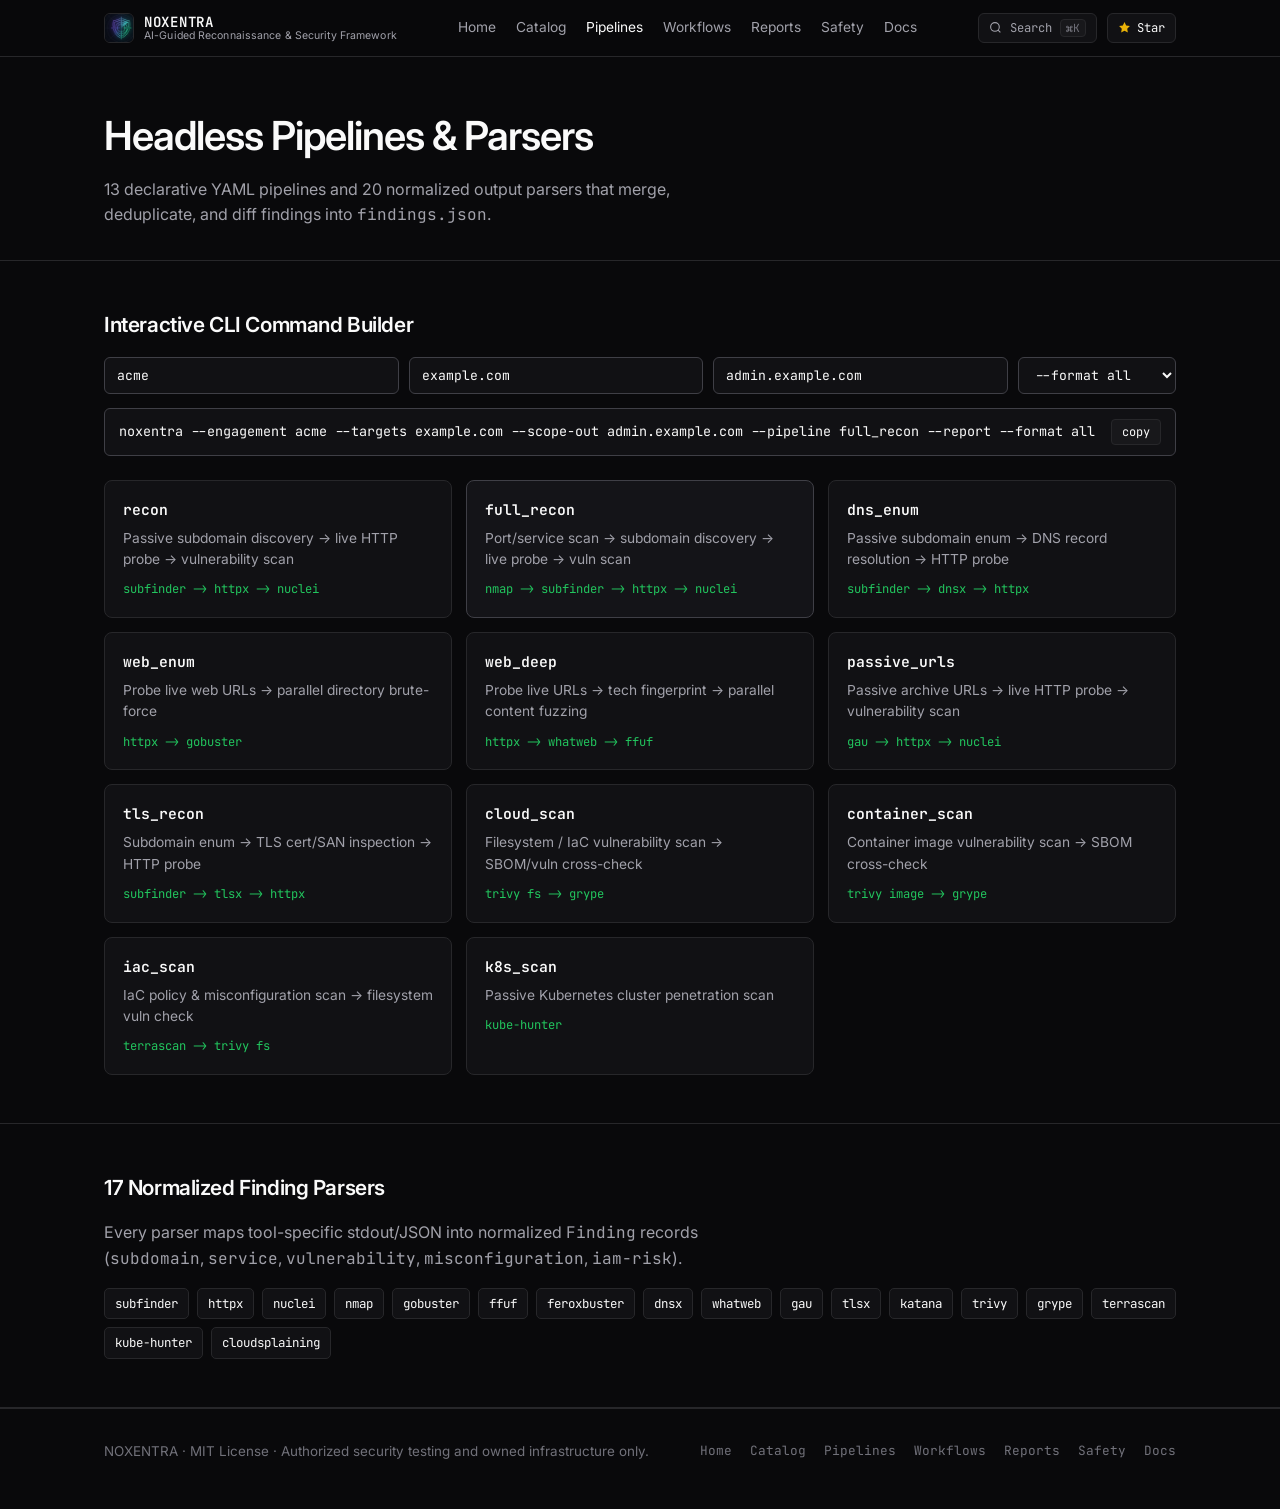
<file: website/pipelines.html>
<!DOCTYPE html>
<html lang="en">
<head>
  <meta charset="UTF-8" />
  <meta name="viewport" content="width=device-width, initial-scale=1.0" />
  <title>Pipelines &amp; Parsers — Noxentra</title>
  <link rel="icon" type="image/png" href="assets/logo.png" />
  <meta name="description" content="Explore all 13 headless reconnaissance, web, cloud, IaC, and Kubernetes pipelines and 20 normalized finding parsers in Noxentra." />
  <link rel="preconnect" href="https://fonts.googleapis.com" />
  <link rel="preconnect" href="https://fonts.gstatic.com" crossorigin />
  <link href="https://fonts.googleapis.com/css2?family=Inter:wght@400;500;600&family=JetBrains+Mono:wght@400;500;600&display=swap" rel="stylesheet" />
  <link rel="stylesheet" href="style/pipelines.css" />
  <link rel="stylesheet" href="style/layout.css" />
</head>
<body>
  <header id="site-header"></header>

  <main>
    <section class="hero-sm">
      <div class="wrap">
        <h1>Headless Pipelines &amp; Parsers</h1>
        <p class="sub">13 declarative YAML pipelines and 20 normalized output parsers that merge, deduplicate, and diff findings into <code>findings.json</code>.</p>
      </div>
    </section>

    <section class="section">
      <div class="wrap">
        <h2>Interactive CLI Command Builder</h2>
        <div class="builder">
          <input class="field" id="eng" value="acme" aria-label="Engagement name" placeholder="engagement" />
          <input class="field" id="tgt" value="example.com" aria-label="Target" placeholder="targets" />
          <input class="field" id="scp" value="admin.example.com" aria-label="Scope exclusion" placeholder="scope-out (optional)" />
          <select class="field" id="fmt" aria-label="Report format">
            <option value="all">--format all</option>
            <option value="sarif">--format sarif</option>
            <option value="html">--format html</option>
            <option value="md">--format md</option>
          </select>
        </div>
        <div class="cmd-box">
          <code id="cli-out">noxentra --engagement acme --targets example.com --scope-out admin.example.com --pipeline full_recon --report --format all</code>
          <button class="cmd-btn" type="button" id="copy-cli">copy</button>
        </div>

        <div class="pipe-grid" id="pipe-grid"></div>
      </div>
    </section>

    <section class="section">
      <div class="wrap">
        <h2>17 Normalized Finding Parsers</h2>
        <p class="sub" style="margin-bottom:16px;">Every parser maps tool-specific stdout/JSON into normalized <code>Finding</code> records (<code>subdomain</code>, <code>service</code>, <code>vulnerability</code>, <code>misconfiguration</code>, <code>iam-risk</code>).</p>
        <div class="parsers">
          <span class="parser-chip">subfinder</span><span class="parser-chip">httpx</span><span class="parser-chip">nuclei</span>
          <span class="parser-chip">nmap</span><span class="parser-chip">gobuster</span><span class="parser-chip">ffuf</span>
          <span class="parser-chip">feroxbuster</span><span class="parser-chip">dnsx</span><span class="parser-chip">whatweb</span>
          <span class="parser-chip">gau</span><span class="parser-chip">tlsx</span><span class="parser-chip">katana</span>
          <span class="parser-chip">trivy</span><span class="parser-chip">grype</span><span class="parser-chip">terrascan</span>
          <span class="parser-chip">kube-hunter</span><span class="parser-chip">cloudsplaining</span>
        </div>
      </div>
    </section>
  </main>

  <footer id="site-footer"></footer>

  <script src="js/pipelines.js"></script>
  <script src="js/site.js"></script>
</body>
</html>
</file>
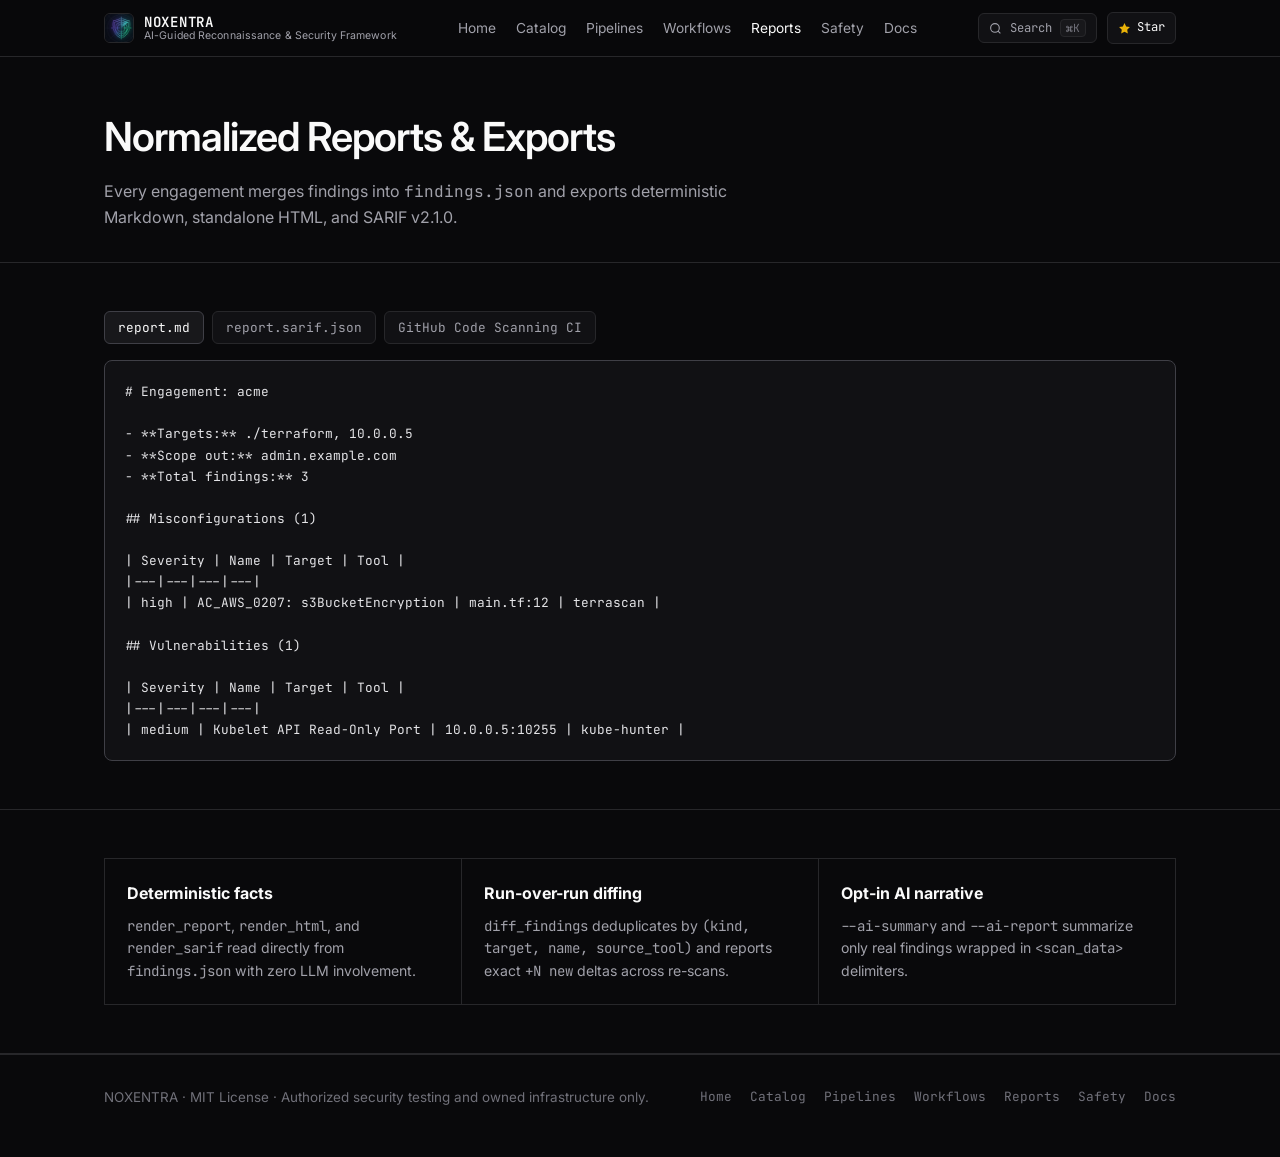
<file: website/reports.html>
<!DOCTYPE html>
<html lang="en">
<head>
  <meta charset="UTF-8" />
  <meta name="viewport" content="width=device-width, initial-scale=1.0" />
  <title>Reports &amp; SARIF Exports — Noxentra</title>
  <link rel="icon" type="image/png" href="assets/logo.png" />
  <meta name="description" content="Normalized Markdown, interactive HTML, and SARIF v2.1.0 engagement reports generated deterministically from findings.json." />
  <link rel="preconnect" href="https://fonts.googleapis.com" />
  <link rel="preconnect" href="https://fonts.gstatic.com" crossorigin />
  <link href="https://fonts.googleapis.com/css2?family=Inter:wght@400;500;600&family=JetBrains+Mono:wght@400;500;600&display=swap" rel="stylesheet" />
  <link rel="stylesheet" href="style/reports.css" />
  <link rel="stylesheet" href="style/layout.css" />
</head>
<body>
  <header id="site-header"></header>

  <main>
    <section class="hero-sm">
      <div class="wrap">
        <h1>Normalized Reports &amp; Exports</h1>
        <p class="sub">Every engagement merges findings into <code>findings.json</code> and exports deterministic Markdown, standalone HTML, and SARIF v2.1.0.</p>
      </div>
    </section>

    <section class="section">
      <div class="wrap">
        <div class="fmt-tabs" role="group" aria-label="Report format previews">
          <button class="fmt-btn" type="button" aria-pressed="true" data-fmt="md">report.md</button>
          <button class="fmt-btn" type="button" aria-pressed="false" data-fmt="sarif">report.sarif.json</button>
          <button class="fmt-btn" type="button" aria-pressed="false" data-fmt="ci">GitHub Code Scanning CI</button>
        </div>
        <div class="preview" id="fmt-preview"># Engagement: acme

- **Targets:** ./terraform, 10.0.0.5
- **Scope out:** admin.example.com
- **Total findings:** 3

## Misconfigurations (1)

| Severity | Name | Target | Tool |
|---|---|---|---|
| high | AC_AWS_0207: s3BucketEncryption | main.tf:12 | terrascan |

## Vulnerabilities (1)

| Severity | Name | Target | Tool |
|---|---|---|---|
| medium | Kubelet API Read-Only Port | 10.0.0.5:10255 | kube-hunter |</div>
      </div>
    </section>

    <section class="section">
      <div class="wrap">
        <div class="matrix">
          <div class="cell">
            <h2>Deterministic facts</h2>
            <p><code>render_report</code>, <code>render_html</code>, and <code>render_sarif</code> read directly from <code>findings.json</code> with zero LLM involvement.</p>
          </div>
          <div class="cell">
            <h2>Run-over-run diffing</h2>
            <p><code>diff_findings</code> deduplicates by <code>(kind, target, name, source_tool)</code> and reports exact <code>+N new</code> deltas across re-scans.</p>
          </div>
          <div class="cell">
            <h2>Opt-in AI narrative</h2>
            <p><code>--ai-summary</code> and <code>--ai-report</code> summarize only real findings wrapped in <code>&lt;scan_data&gt;</code> delimiters.</p>
          </div>
        </div>
      </div>
    </section>
  </main>

  <footer id="site-footer"></footer>

  <script src="js/reports.js"></script>
  <script src="js/site.js"></script>
</body>
</html>
</file>
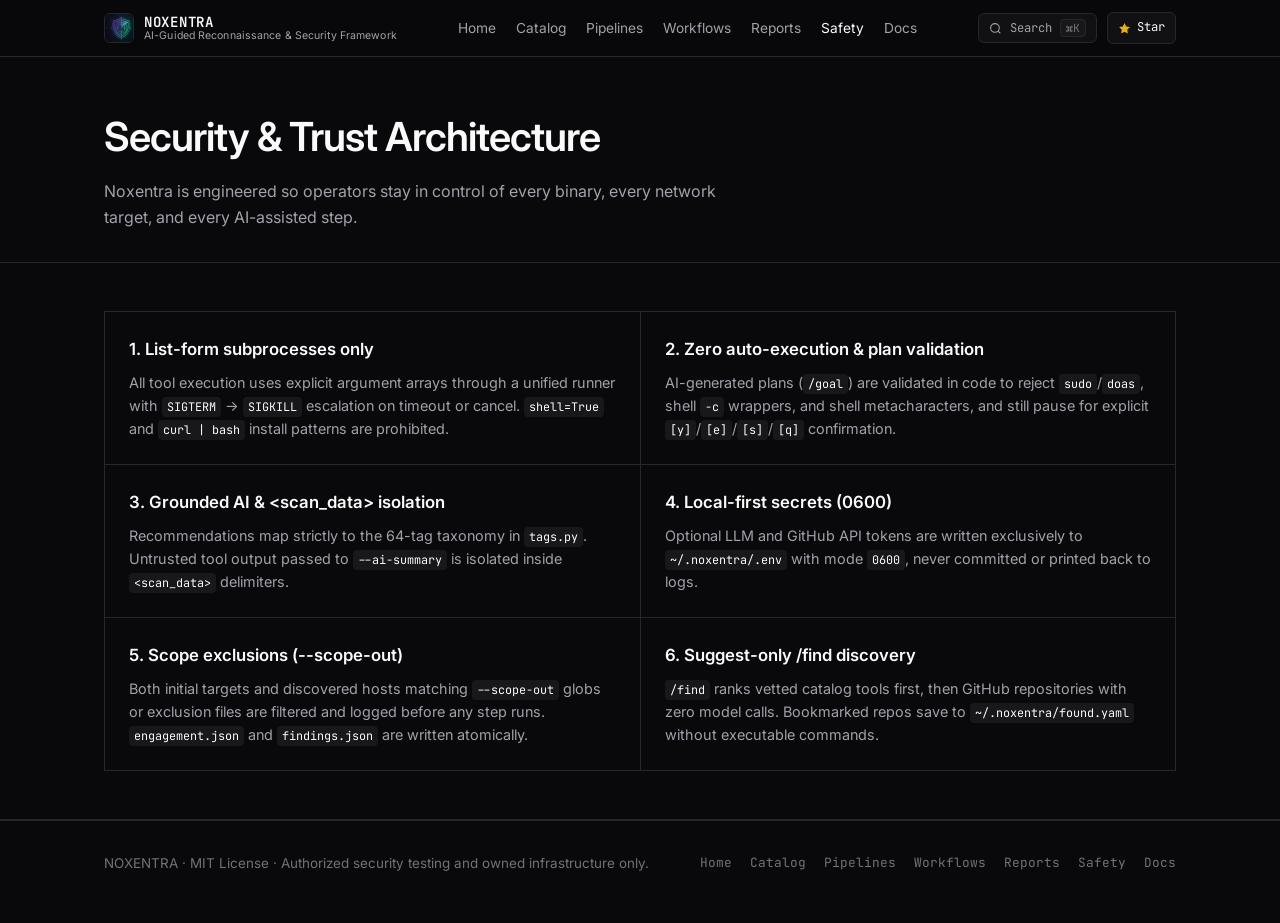
<file: website/safety.html>
<!DOCTYPE html>
<html lang="en">
<head>
  <meta charset="UTF-8" />
  <meta name="viewport" content="width=device-width, initial-scale=1.0" />
  <title>Security &amp; Trust Architecture — Noxentra</title>
  <link rel="icon" type="image/png" href="assets/logo.png" />
  <meta name="description" content="Noxentra security invariants: list-form subprocess execution, zero auto-exec, grounded AI with scan_data isolation, and local 0600 secrets." />
  <link rel="preconnect" href="https://fonts.googleapis.com" />
  <link rel="preconnect" href="https://fonts.gstatic.com" crossorigin />
  <link href="https://fonts.googleapis.com/css2?family=Inter:wght@400;500;600&family=JetBrains+Mono:wght@400;500;600&display=swap" rel="stylesheet" />
  <link rel="stylesheet" href="style/safety.css" />
  <link rel="stylesheet" href="style/layout.css" />
</head>
<body>
  <header id="site-header"></header>

  <main>
    <section class="hero-sm">
      <div class="wrap">
        <h1>Security &amp; Trust Architecture</h1>
        <p class="sub">Noxentra is engineered so operators stay in control of every binary, every network target, and every AI-assisted step.</p>
      </div>
    </section>

    <section class="section">
      <div class="wrap">
        <div class="matrix">
          <div class="cell">
            <h2>1. List-form subprocesses only</h2>
            <p>All tool execution uses explicit argument arrays through a unified runner with <code>SIGTERM</code> &rarr; <code>SIGKILL</code> escalation on timeout or cancel. <code>shell=True</code> and <code>curl | bash</code> install patterns are prohibited.</p>
          </div>
          <div class="cell">
            <h2>2. Zero auto-execution &amp; plan validation</h2>
            <p>AI-generated plans (<code>/goal</code>) are validated in code to reject <code>sudo</code>/<code>doas</code>, shell <code>-c</code> wrappers, and shell metacharacters, and still pause for explicit <code>[y]</code>/<code>[e]</code>/<code>[s]</code>/<code>[q]</code> confirmation.</p>
          </div>
          <div class="cell">
            <h2>3. Grounded AI &amp; &lt;scan_data&gt; isolation</h2>
            <p>Recommendations map strictly to the 64-tag taxonomy in <code>tags.py</code>. Untrusted tool output passed to <code>--ai-summary</code> is isolated inside <code>&lt;scan_data&gt;</code> delimiters.</p>
          </div>
          <div class="cell">
            <h2>4. Local-first secrets (0600)</h2>
            <p>Optional LLM and GitHub API tokens are written exclusively to <code>~/.noxentra/.env</code> with mode <code>0600</code>, never committed or printed back to logs.</p>
          </div>
          <div class="cell">
            <h2>5. Scope exclusions (--scope-out)</h2>
            <p>Both initial targets and discovered hosts matching <code>--scope-out</code> globs or exclusion files are filtered and logged before any step runs. <code>engagement.json</code> and <code>findings.json</code> are written atomically.</p>
          </div>
          <div class="cell">
            <h2>6. Suggest-only /find discovery</h2>
            <p><code>/find</code> ranks vetted catalog tools first, then GitHub repositories with zero model calls. Bookmarked repos save to <code>~/.noxentra/found.yaml</code> without executable commands.</p>
          </div>
        </div>
      </div>
    </section>
  </main>

  <footer id="site-footer"></footer>
  <script src="js/safety.js"></script>
  <script src="js/site.js"></script>
</body>
</html>
</file>
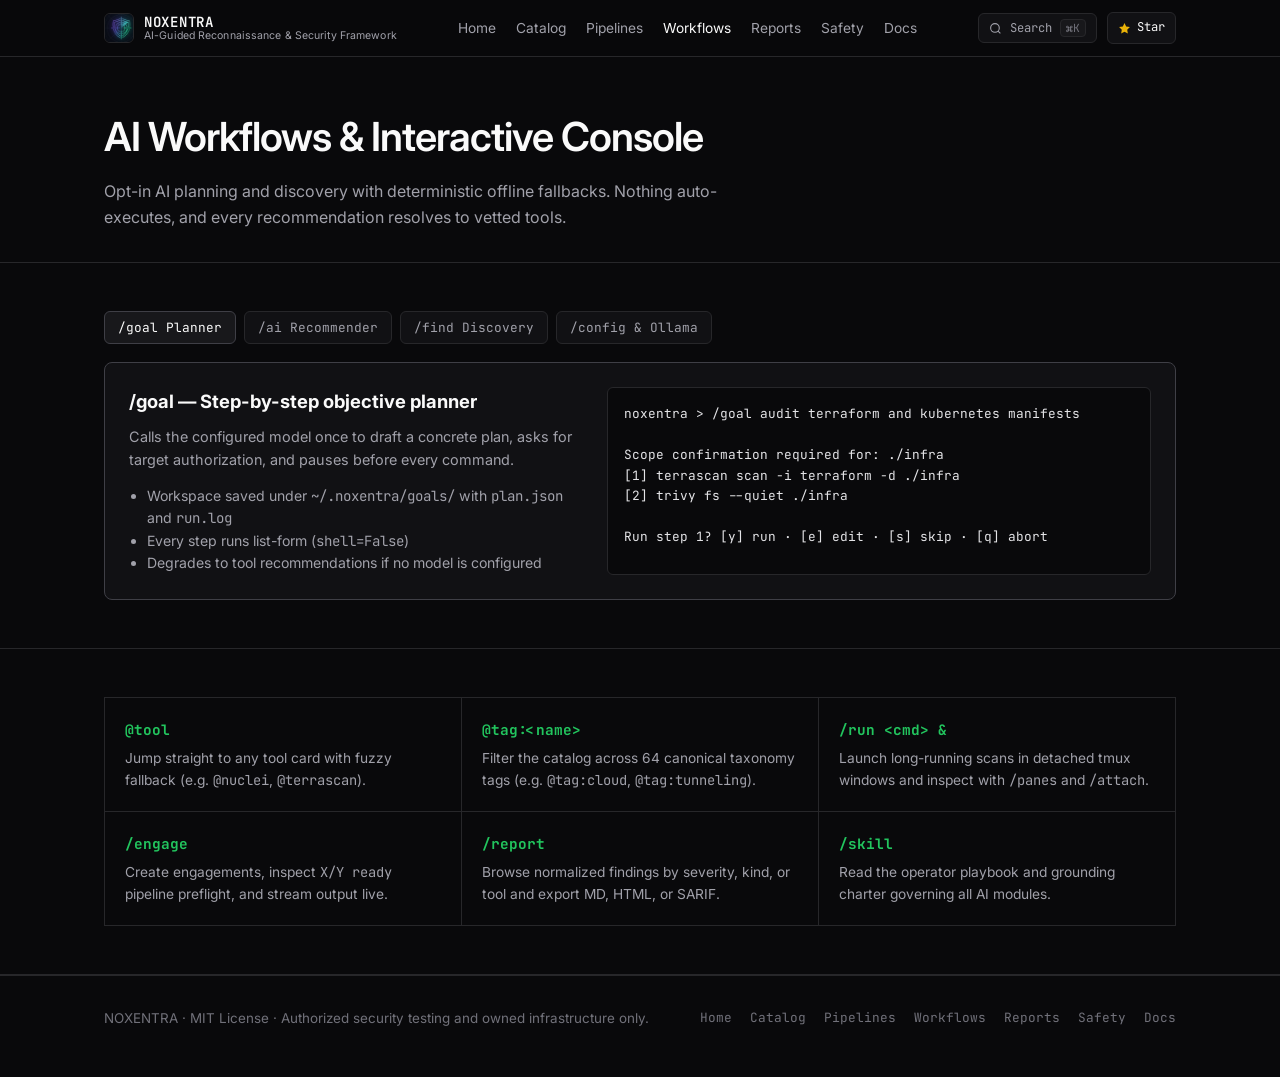
<file: website/workflows.html>
<!DOCTYPE html>
<html lang="en">
<head>
  <meta charset="UTF-8" />
  <meta name="viewport" content="width=device-width, initial-scale=1.0" />
  <title>AI Workflows &amp; Commands — Noxentra</title>
  <link rel="icon" type="image/png" href="assets/logo.png" />
  <meta name="description" content="Explore Noxentra's /goal planner, /ai intent recommender, /find discovery, and /config local-first setup." />
  <link rel="preconnect" href="https://fonts.googleapis.com" />
  <link rel="preconnect" href="https://fonts.gstatic.com" crossorigin />
  <link href="https://fonts.googleapis.com/css2?family=Inter:wght@400;500;600&family=JetBrains+Mono:wght@400;500;600&display=swap" rel="stylesheet" />
  <link rel="stylesheet" href="style/workflows.css" />
  <link rel="stylesheet" href="style/layout.css" />
</head>
<body>
  <header id="site-header"></header>

  <main>
    <section class="hero-sm">
      <div class="wrap">
        <h1>AI Workflows &amp; Interactive Console</h1>
        <p class="sub">Opt-in AI planning and discovery with deterministic offline fallbacks. Nothing auto-executes, and every recommendation resolves to vetted tools.</p>
      </div>
    </section>

    <section class="section">
      <div class="wrap">
        <div class="wf-tabs" role="group" aria-label="Workflow modes">
          <button class="wf-btn" type="button" aria-pressed="true" data-wf="goal">/goal Planner</button>
          <button class="wf-btn" type="button" aria-pressed="false" data-wf="ai">/ai Recommender</button>
          <button class="wf-btn" type="button" aria-pressed="false" data-wf="find">/find Discovery</button>
          <button class="wf-btn" type="button" aria-pressed="false" data-wf="config">/config &amp; Ollama</button>
        </div>

        <div class="wf-box">
          <div>
            <h2 id="wf-title">/goal — Step-by-step objective planner</h2>
            <p id="wf-desc">Calls the configured model once to draft a concrete plan, asks for target authorization, and pauses before every command.</p>
            <ul class="wf-list" id="wf-points">
              <li>Workspace saved under <code>~/.noxentra/goals/</code> with <code>plan.json</code> and <code>run.log</code></li>
              <li>Every step runs list-form (<code>shell=False</code>)</li>
              <li>Degrades to tool recommendations if no model is configured</li>
            </ul>
          </div>
          <div class="wf-term" id="wf-term">noxentra &gt; /goal audit terraform and kubernetes manifests

Scope confirmation required for: ./infra
[1] terrascan scan -i terraform -d ./infra
[2] trivy fs --quiet ./infra

Run step 1? [y] run · [e] edit · [s] skip · [q] abort</div>
        </div>
      </div>
    </section>

    <section class="section">
      <div class="wrap">
        <div class="cmd-grid">
          <div class="cmd-cell">
            <h3>@tool</h3>
            <p>Jump straight to any tool card with fuzzy fallback (e.g. <code>@nuclei</code>, <code>@terrascan</code>).</p>
          </div>
          <div class="cmd-cell">
            <h3>@tag:&lt;name&gt;</h3>
            <p>Filter the catalog across 64 canonical taxonomy tags (e.g. <code>@tag:cloud</code>, <code>@tag:tunneling</code>).</p>
          </div>
          <div class="cmd-cell">
            <h3>/run &lt;cmd&gt; &amp;</h3>
            <p>Launch long-running scans in detached tmux windows and inspect with <code>/panes</code> and <code>/attach</code>.</p>
          </div>
          <div class="cmd-cell">
            <h3>/engage</h3>
            <p>Create engagements, inspect <code>X/Y ready</code> pipeline preflight, and stream output live.</p>
          </div>
          <div class="cmd-cell">
            <h3>/report</h3>
            <p>Browse normalized findings by severity, kind, or tool and export MD, HTML, or SARIF.</p>
          </div>
          <div class="cmd-cell">
            <h3>/skill</h3>
            <p>Read the operator playbook and grounding charter governing all AI modules.</p>
          </div>
        </div>
      </div>
    </section>
  </main>

  <footer id="site-footer"></footer>

  <script src="js/workflows.js"></script>
  <script src="js/site.js"></script>
</body>
</html>
</file>
<file: website/style/catalog.css>
:root {
  --bg: #09090b; --bg-elevated: #111114; --bg-card: #111114;
  --border: #27272a; --border-strong: #3f3f46;
  --text: #fafafa; --text-muted: #a1a1aa; --text-dim: #71717a;
  --violet: #22c55e; --cyan: #22c55e;
  --font-sans: "Inter", -apple-system, BlinkMacSystemFont, "Segoe UI", Roboto, sans-serif;
  --font-mono: "JetBrains Mono", ui-monospace, SFMono-Regular, Menlo, Monaco, Consolas, monospace;
  --radius: 8px; --max-w: 1120px;
}
*, *::before, *::after { box-sizing: border-box; }
html { background: var(--bg); color: var(--text); font-family: var(--font-sans); }
body {
  margin: 0; min-height: 100vh; line-height: 1.6;
  background: var(--bg);
}
a { color: inherit; text-decoration: none; }
.container { width: 100%; max-width: var(--max-w); margin: 0 auto; padding: 0 24px; }
header {
  position: sticky; top: 0; z-index: 50; backdrop-filter: blur(14px);
  background: rgba(10, 12, 16, 0.82); border-bottom: 1px solid var(--border);
}
.nav { display: flex; align-items: center; justify-content: space-between; height: 64px; gap: 16px; }
.brand { display: flex; align-items: center; gap: 10px; font-weight: 700; letter-spacing: 0.06em; font-size: 0.95rem; }
.brand-mark {
  width: 24px; height: 24px; border-radius: 5px;
  background: var(--cyan);
  display: grid; place-items: center; font-family: var(--font-mono); font-size: 0.78rem; color: #09090b; font-weight: 700;
}
.version-pill {
  font-family: var(--font-mono); font-size: 0.72rem; padding: 2px 8px; border-radius: 999px;
  background: rgba(123, 97, 255, 0.14); border: 1px solid rgba(123, 97, 255, 0.35); color: #c4b5fd;
}
.nav-links { display: flex; align-items: center; gap: 24px; color: var(--text-muted); font-size: 0.88rem; }
.nav-links a:hover, .nav-links a.active { color: var(--text); }
.btn {
  display: inline-flex; align-items: center; gap: 8px; font-size: 0.84rem; font-weight: 500;
  padding: 8px 14px; border-radius: 9px; border: 1px solid var(--border); background: var(--bg-elevated); color: var(--text);
}
.btn-primary { background: var(--text); color: var(--bg); border-color: var(--text); }
.btn-primary:hover { background: #e4e4e7; border-color: #e4e4e7; }

.hero-compact { padding: 42px 0 24px; }
h1 { margin: 0 0 8px; font-size: clamp(1.8rem, 3.4vw, 2.5rem); letter-spacing: -0.025em; }
.sub { color: var(--text-muted); margin: 0 0 22px; }

.controls {
  display: flex; flex-wrap: wrap; gap: 12px; align-items: center; margin-bottom: 24px;
}
.search-input {
  flex: 1 1 280px; padding: 10px 14px; border-radius: 10px;
  border: 1px solid var(--border-strong); background: var(--bg-elevated); color: var(--text);
  font-family: var(--font-sans); font-size: 0.92rem; outline: none;
}
.search-input:focus { border-color: var(--violet); }
.cat-select {
  padding: 10px 14px; border-radius: 10px; border: 1px solid var(--border-strong);
  background: var(--bg-elevated); color: var(--text); font-size: 0.9rem;
}
.cat-pills {
  display: flex; flex-wrap: wrap; gap: 7px; margin: 14px 0 6px;
}
.cat-pill {
  font-family: var(--font-mono); font-size: 0.74rem; padding: 5px 10px;
  border-radius: 6px; border: 1px solid var(--border); background: var(--bg-elevated);
  color: var(--text-muted); cursor: pointer; transition: border-color 0.15s, color 0.15s, background 0.15s;
}
.cat-pill:hover { border-color: var(--border-strong); color: var(--text); }
.cat-pill[aria-pressed="true"] {
  background: var(--surface-2, #18181b); border-color: var(--cyan); color: var(--text);
}
.count-badge {
  font-family: var(--font-mono); font-size: 0.8rem; color: var(--cyan);
  padding: 6px 12px; border-radius: 999px; background: rgba(34, 211, 238, 0.08);
  border: 1px solid rgba(34, 211, 238, 0.25);
}

.grid {
  display: grid; grid-template-columns: repeat(auto-fill, minmax(min(100%, 280px), 1fr));
  gap: 14px; padding-bottom: 64px;
}
.tool-card {
  background: var(--bg-card); border: 1px solid var(--border); border-radius: var(--radius);
  padding: 18px; display: flex; flex-direction: column; gap: 10px;
  transition: border-color 0.18s ease, transform 0.18s ease;
}
.tool-card:hover { border-color: var(--border-strong); transform: translateY(-2px); }
.tool-top { display: flex; justify-content: space-between; align-items: flex-start; gap: 10px; }
.tool-title { font-weight: 600; font-size: 0.98rem; color: #ffffff; }
.tool-cat { font-family: var(--font-mono); font-size: 0.7rem; color: var(--text-dim); }
.tool-desc { margin: 0; font-size: 0.86rem; color: var(--text-muted); flex: 1; }
.tags { display: flex; flex-wrap: wrap; gap: 6px; }
.tag {
  font-family: var(--font-mono); font-size: 0.72rem; padding: 2px 7px; border-radius: 6px;
  background: rgba(255, 255, 255, 0.05); border: 1px solid var(--border); color: #cbd5e1;
  cursor: pointer;
}
.tag:hover { border-color: var(--cyan); color: var(--cyan); }
.ext-link { font-family: var(--font-mono); font-size: 0.75rem; color: #c4b5fd; }
.ext-link:hover { text-decoration: underline; }

@media (max-width: 720px) { .nav-links { display: none; } }
</file>
<file: website/style/layout.css>
:root {
  --bg: #09090b;
  --surface: #111114;
  --surface-2: #18181b;
  --border: #27272a;
  --border-strong: #3f3f46;
  --text: #fafafa;
  --muted: #a1a1aa;
  --dim: #71717a;
  --accent: #22c55e;
  --sans: "Inter", -apple-system, BlinkMacSystemFont, "Segoe UI", sans-serif;
  --mono: "JetBrains Mono", ui-monospace, SFMono-Regular, Menlo, monospace;
  --max: 1120px;
}

html,
body {
  overflow-x: clip;
  max-width: 100%;
}

#site-header {
  border-bottom: 1px solid var(--border);
  background: rgba(9, 9, 11, 0.92);
  backdrop-filter: blur(8px);
  position: sticky;
  top: 0;
  z-index: 40;
  min-height: 57px;
}

#site-header .nav {
  max-width: var(--max);
  margin: 0 auto;
  padding: 0 24px;
  height: 56px;
  display: flex;
  align-items: center;
  justify-content: space-between;
  gap: 20px;
}

#site-header .logo {
  display: inline-flex;
  align-items: center;
  gap: 10px;
  color: var(--text);
  text-decoration: none;
  flex-shrink: 0;
}

#site-header .logo img {
  width: 30px;
  height: 30px;
  border-radius: 6px;
  object-fit: cover;
  border: 1px solid var(--border);
  flex-shrink: 0;
}

#site-header .logo-text {
  display: flex;
  flex-direction: column;
  line-height: 1.15;
}

#site-header .logo-name {
  font-family: var(--mono);
  font-size: 0.88rem;
  font-weight: 600;
  letter-spacing: 0.05em;
  color: var(--text);
}

#site-header .logo-tag {
  font-family: var(--sans);
  font-size: 0.66rem;
  font-weight: 400;
  color: var(--muted);
  letter-spacing: 0.01em;
}

@media (max-width: 520px) {
  #site-header .logo-tag {
    display: none;
  }
}

#site-header .nav-links {
  display: flex;
  align-items: center;
  gap: 20px;
  font-size: 0.86rem;
  color: var(--muted);
}

#site-header .nav-links a {
  color: inherit;
  text-decoration: none;
  transition: color 0.15s ease;
}

#site-header .nav-links a:hover,
#site-header .nav-links a.active {
  color: var(--text);
}

#site-header .nav-right {
  display: flex;
  align-items: center;
  gap: 10px;
  font-family: var(--mono);
  font-size: 0.78rem;
  color: var(--dim);
}

#site-header .gh-star {
  display: inline-flex;
  align-items: center;
  gap: 6px;
  padding: 5px 10px;
  border-radius: 6px;
  border: 1px solid var(--border);
  background: var(--surface);
  color: var(--text);
  font-family: var(--mono);
  font-size: 0.76rem;
  text-decoration: none;
  transition: border-color 0.15s ease, background 0.15s ease;
}

#site-header .gh-star:hover {
  border-color: var(--border-strong);
  background: var(--surface-2);
}

#site-header .gh-star svg {
  color: #eab308;
  flex-shrink: 0;
}

#site-footer {
  border-top: 1px solid var(--border);
  padding: 32px 0 48px;
  font-size: 0.84rem;
  color: var(--dim);
}

#site-footer .foot {
  max-width: var(--max);
  margin: 0 auto;
  padding: 0 24px;
  display: flex;
  flex-wrap: wrap;
  justify-content: space-between;
  gap: 16px;
}

#site-footer .foot-links {
  display: flex;
  flex-wrap: wrap;
  gap: 18px;
  font-family: var(--mono);
  font-size: 0.8rem;
}

#site-footer .foot-links a {
  color: inherit;
  text-decoration: none;
}

#site-footer .foot-links a:hover {
  color: var(--text);
}

#site-header .menu-btn {
  display: none;
  flex-direction: column;
  align-items: center;
  justify-content: center;
  gap: 4px;
  width: 32px;
  height: 32px;
  padding: 0;
  border-radius: 6px;
  border: 1px solid var(--border);
  background: var(--surface);
  color: var(--text);
  cursor: pointer;
  transition: border-color 0.15s ease, background 0.15s ease;
}

#site-header .menu-btn:hover {
  border-color: var(--border-strong);
  background: var(--surface-2);
}

#site-header .menu-btn .hb-line {
  width: 14px;
  height: 1.5px;
  background: var(--text);
  border-radius: 1px;
  transition: transform 0.2s ease, opacity 0.15s ease;
}

#site-header .menu-btn[aria-expanded="true"] .hb-line:nth-child(1) {
  transform: translateY(5.5px) rotate(45deg);
}

#site-header .menu-btn[aria-expanded="true"] .hb-line:nth-child(2) {
  opacity: 0;
}

#site-header .menu-btn[aria-expanded="true"] .hb-line:nth-child(3) {
  transform: translateY(-5.5px) rotate(-45deg);
}

#site-header .mobile-nav {
  display: flex;
  position: fixed;
  top: 57px;
  left: 0;
  right: 0;
  height: calc(100dvh - 57px);
  z-index: 50;
  flex-direction: column;
  justify-content: space-between;
  padding: 20px 20px 28px;
  border-top: 1px solid var(--border);
  background: var(--bg);
  overflow-y: auto;
  opacity: 0;
  visibility: hidden;
  pointer-events: none;
  transform: translateY(-12px);
  transition:
    opacity 0.24s cubic-bezier(0.16, 1, 0.3, 1),
    transform 0.28s cubic-bezier(0.16, 1, 0.3, 1),
    visibility 0s linear 0.28s;
}

#site-header .mobile-nav.open {
  opacity: 1;
  visibility: visible;
  pointer-events: auto;
  transform: translateY(0);
  transition:
    opacity 0.26s cubic-bezier(0.16, 1, 0.3, 1),
    transform 0.3s cubic-bezier(0.16, 1, 0.3, 1),
    visibility 0s linear 0s;
}

#site-header .mobile-nav-body {
  display: flex;
  flex-direction: column;
  gap: 14px;
}

#site-header .mobile-search-btn {
  display: flex;
  align-items: center;
  gap: 10px;
  width: 100%;
  padding: 12px 14px;
  border-radius: 8px;
  border: 1px solid var(--border-strong);
  background: var(--surface);
  color: var(--muted);
  font-family: var(--sans);
  font-size: 0.9rem;
  text-align: left;
  cursor: pointer;
}

#site-header .mobile-nav-links {
  display: flex;
  flex-direction: column;
  gap: 4px;
}

#site-header .mobile-nav a {
  display: flex;
  align-items: center;
  justify-content: space-between;
  padding: 12px 14px;
  border-radius: 8px;
  color: var(--muted);
  text-decoration: none;
  border: 1px solid transparent;
  opacity: 0;
  transform: translateY(8px);
  transition:
    opacity 0.22s ease,
    transform 0.26s cubic-bezier(0.16, 1, 0.3, 1),
    background 0.15s ease,
    border-color 0.15s ease,
    color 0.15s ease;
}

#site-header .m-link-main {
  display: flex;
  flex-direction: column;
  gap: 1px;
}

#site-header .m-link-title {
  font-size: 0.98rem;
  font-weight: 500;
  color: var(--text);
}

#site-header .m-link-desc {
  font-family: var(--mono);
  font-size: 0.72rem;
  color: var(--dim);
}

#site-header .m-link-arr {
  font-family: var(--mono);
  font-size: 0.85rem;
  color: var(--dim);
}

#site-header .mobile-gh-cta {
  display: flex;
  align-items: center;
  justify-content: space-between;
  padding: 12px 14px;
  border-radius: 8px;
  background: var(--surface);
  border: 1px solid var(--border-strong);
  color: var(--text);
  font-family: var(--mono);
  font-size: 0.84rem;
  text-decoration: none;
}

#site-header .mobile-meta {
  font-family: var(--mono);
  font-size: 0.74rem;
  color: var(--dim);
  text-align: center;
}

#site-header .mobile-nav.open a {
  opacity: 1;
  transform: translateY(0);
}

#site-header .mobile-nav.open .mobile-nav-links a:nth-child(1) { transition-delay: 0.03s; }
#site-header .mobile-nav.open .mobile-nav-links a:nth-child(2) { transition-delay: 0.05s; }
#site-header .mobile-nav.open .mobile-nav-links a:nth-child(3) { transition-delay: 0.07s; }
#site-header .mobile-nav.open .mobile-nav-links a:nth-child(4) { transition-delay: 0.09s; }
#site-header .mobile-nav.open .mobile-nav-links a:nth-child(5) { transition-delay: 0.11s; }
#site-header .mobile-nav.open .mobile-nav-links a:nth-child(6) { transition-delay: 0.13s; }
#site-header .mobile-nav.open .mobile-nav-links a:nth-child(7) { transition-delay: 0.15s; }

@media (prefers-reduced-motion: reduce) {
  #site-header .mobile-nav,
  #site-header .mobile-nav a,
  #site-header .menu-btn .hb-line,
  #scroll-top-btn {
    transition: none !important;
  }
}

#scroll-top-btn {
  position: fixed;
  right: 20px;
  bottom: 20px;
  z-index: 45;
  width: 38px;
  height: 38px;
  display: grid;
  place-items: center;
  border-radius: 8px;
  border: 1px solid var(--border-strong);
  background: var(--surface);
  color: var(--text);
  cursor: pointer;
  opacity: 0;
  pointer-events: none;
  transform: translateY(8px);
  transition: opacity 0.2s ease, transform 0.22s ease, border-color 0.15s ease, background 0.15s ease;
}

#scroll-top-btn:hover {
  background: var(--surface-2);
  border-color: var(--accent);
}

#scroll-top-btn.visible {
  opacity: 1;
  pointer-events: auto;
  transform: translateY(0);
}

#site-header .mobile-nav a.active {
  background: var(--surface);
  border-color: var(--border);
  color: var(--text);
}

#site-header .mobile-nav a:hover {
  background: var(--surface-2);
  color: var(--text);
}

#site-header .mobile-nav-foot {
  padding-top: 16px;
  border-top: 1px solid var(--border);
  display: flex;
  flex-direction: column;
  gap: 10px;
  font-family: var(--mono);
  font-size: 0.8rem;
  color: var(--dim);
}

@media (max-width: 1040px) {
  #site-header .nav {
    padding: 0 16px;
  }
  #site-header .nav-links {
    display: none;
  }
  #site-header .gh-star,
  #site-header .cmdk-label,
  #site-header .cmdk-kbd {
    display: none;
  }
  #site-header .cmdk-trigger {
    width: 34px;
    height: 34px;
    padding: 0;
    justify-content: center;
  }
  #site-header .menu-btn {
    display: inline-flex;
    width: 34px;
    height: 34px;
  }
}
</file>
<file: website/style/docs.css>
:root {
  --bg: #09090b;
  --bg-elevated: #111114;
  --bg-card: #111114;
  --border: #27272a;
  --border-strong: #3f3f46;
  --text: #fafafa;
  --text-muted: #a1a1aa;
  --text-dim: #71717a;
  --violet: #22c55e;
  --cyan: #22c55e;
  --green: #22c55e;
  --amber: #eab308;
  --font-sans: "Inter", -apple-system, BlinkMacSystemFont, "Segoe UI", Roboto, sans-serif;
  --font-mono: "JetBrains Mono", ui-monospace, SFMono-Regular, Menlo, Monaco, Consolas, monospace;
  --radius: 8px;
  --max-w: 1120px;
}
*, *::before, *::after { box-sizing: border-box; }
html { scroll-behavior: smooth; background: var(--bg); color: var(--text); font-family: var(--font-sans); }
body {
  margin: 0;
  min-height: 100vh;
  background: var(--bg);
  line-height: 1.65;
}
a { color: inherit; text-decoration: none; }
.container { width: 100%; max-width: var(--max-w); margin: 0 auto; padding: 0 24px; }

header {
  position: sticky; top: 0; z-index: 50;
  backdrop-filter: blur(14px); -webkit-backdrop-filter: blur(14px);
  background: rgba(10, 12, 16, 0.82);
  border-bottom: 1px solid var(--border);
}
.nav { display: flex; align-items: center; justify-content: space-between; height: 64px; gap: 16px; }
.brand { display: flex; align-items: center; gap: 10px; font-weight: 700; letter-spacing: 0.06em; font-size: 0.95rem; }
.brand-mark {
  width: 24px; height: 24px; border-radius: 5px;
  background: var(--green);
  display: grid; place-items: center; font-family: var(--font-mono); font-size: 0.78rem; color: #09090b; font-weight: 700;
}
.version-pill {
  font-family: var(--font-mono); font-size: 0.72rem; padding: 2px 8px; border-radius: 999px;
  background: rgba(123, 97, 255, 0.14); border: 1px solid rgba(123, 97, 255, 0.35); color: #c4b5fd;
}
.nav-links { display: flex; align-items: center; gap: 24px; color: var(--text-muted); font-size: 0.88rem; }
.nav-links a:hover, .nav-links a.active { color: var(--text); }
.btn {
  display: inline-flex; align-items: center; gap: 8px; font-size: 0.84rem; font-weight: 500;
  padding: 8px 14px; border-radius: 9px; border: 1px solid var(--border); background: var(--bg-elevated); color: var(--text);
}
.btn:hover { border-color: var(--border-strong); background: #161a24; }
.btn-primary { background: var(--text); color: var(--bg); border-color: var(--text); }
.btn-primary:hover { background: #e4e4e7; border-color: #e4e4e7; }

.docs-layout {
  display: grid;
  grid-template-columns: 240px 1fr;
  gap: 40px;
  padding: 40px 0 80px;
  align-items: start;
}

.sidebar {
  position: sticky;
  top: 88px;
  border-right: 1px solid var(--border);
  padding-right: 20px;
}
.sidebar-group { margin-bottom: 22px; }
.sidebar-title {
  font-family: var(--font-mono); font-size: 0.72rem; letter-spacing: 0.08em;
  text-transform: uppercase; color: var(--text-dim); margin-bottom: 8px;
}
.sidebar a {
  display: block; padding: 6px 10px; border-radius: 7px; font-size: 0.88rem; color: var(--text-muted);
  transition: all 0.15s ease;
}
.sidebar a:hover { color: var(--text); background: rgba(255, 255, 255, 0.04); }

.content { min-width: 0; max-width: 820px; }
.content h1 { margin: 0 0 10px; font-size: clamp(1.9rem, 3.6vw, 2.6rem); letter-spacing: -0.025em; }
.lead { color: var(--text-muted); font-size: 1.05rem; margin: 0 0 32px; }
.doc-section { padding-top: 28px; margin-top: 28px; border-top: 1px solid var(--border); }
.doc-section h2 { margin: 0 0 12px; font-size: 1.45rem; letter-spacing: -0.015em; }
.doc-section h3 { margin: 22px 0 8px; font-size: 1.05rem; color: #e2e8f0; }
.doc-section p, .doc-section li { color: var(--text-muted); font-size: 0.95rem; }
.doc-section ul { padding-left: 20px; }

code {
  font-family: var(--font-mono); font-size: 0.84em; padding: 2px 6px; border-radius: 5px;
  background: rgba(255, 255, 255, 0.06); color: #e2e8f0;
}

.code-wrap {
  position: relative;
  margin: 14px 0 18px;
  border-radius: var(--radius);
  background: #0d1017;
  border: 1px solid var(--border-strong);
  overflow: hidden;
}
.code-head {
  display: flex; justify-content: space-between; align-items: center;
  padding: 8px 14px; background: #121621; border-bottom: 1px solid var(--border);
  font-family: var(--font-mono); font-size: 0.74rem; color: var(--text-dim);
}
.copy-btn {
  font-family: var(--font-sans); font-size: 0.74rem; padding: 3px 10px; border-radius: 6px;
  border: 1px solid var(--border); background: rgba(255,255,255,0.05); color: var(--text); cursor: pointer;
}
.copy-btn:hover { background: rgba(123, 97, 255, 0.2); border-color: rgba(123, 97, 255, 0.45); }
pre {
  margin: 0; padding: 14px 16px; overflow-x: auto;
  font-family: var(--font-mono); font-size: 0.83rem; line-height: 1.6; color: #e2e8f0;
}

table {
  width: 100%; border-collapse: collapse; margin: 14px 0 20px;
  font-size: 0.88rem; border: 1px solid var(--border); border-radius: var(--radius); overflow: hidden;
}
th, td { text-align: left; padding: 10px 14px; border-bottom: 1px solid var(--border); }
th { background: #121621; color: var(--text); font-weight: 600; }
td { color: var(--text-muted); }

.callout {
  padding: 14px 16px; border-radius: var(--radius); margin: 16px 0;
  background: rgba(34, 211, 238, 0.06); border: 1px solid rgba(34, 211, 238, 0.24);
  color: #cffafe; font-size: 0.9rem;
}

footer {
  border-top: 1px solid var(--border); padding: 32px 0 48px;
  color: var(--text-muted); font-size: 0.85rem;
}
.footer-inner { display: flex; flex-wrap: wrap; justify-content: space-between; gap: 16px; }
.footer-links { display: flex; gap: 18px; }
.footer-links a:hover { color: var(--text); }

@media (max-width: 860px) {
  .docs-layout { grid-template-columns: 1fr; }
  .sidebar { position: static; border-right: none; border-bottom: 1px solid var(--border); padding: 0 0 18px; }
  .nav-links { display: none; }
  table { display: block; overflow-x: auto; -webkit-overflow-scrolling: touch; }
}
</file>
<file: website/style/pipelines.css>
:root {
  --bg: #09090b; --surface: #111114; --surface-2: #18181b;
  --border: #27272a; --border-strong: #3f3f46;
  --text: #fafafa; --muted: #a1a1aa; --dim: #71717a; --accent: #22c55e;
  --sans: "Inter", -apple-system, BlinkMacSystemFont, "Segoe UI", sans-serif;
  --mono: "JetBrains Mono", ui-monospace, SFMono-Regular, Menlo, monospace;
  --max: 1120px;
}
*, *::before, *::after { box-sizing: border-box; }
html { background: var(--bg); color: var(--text); font-family: var(--sans); }
body { margin: 0; line-height: 1.55; -webkit-font-smoothing: antialiased; }
a { color: inherit; text-decoration: none; }
code, pre { font-family: var(--mono); }
.wrap { max-width: var(--max); margin: 0 auto; padding: 0 24px; }
header {
  border-bottom: 1px solid var(--border); background: rgba(9,9,11,.9);
  backdrop-filter: blur(8px); position: sticky; top: 0; z-index: 40;
}
.nav { height: 56px; display: flex; align-items: center; justify-content: space-between; gap: 20px; }
.logo { display: inline-flex; align-items: center; gap: 10px; font-family: var(--mono); font-size: 0.9rem; font-weight: 600; letter-spacing: 0.04em; }
.logo-dot { width: 8px; height: 8px; background: var(--accent); border-radius: 2px; }
.nav-links { display: flex; align-items: center; gap: 22px; font-size: 0.875rem; color: var(--muted); }
.nav-links a:hover, .nav-links a.active { color: var(--text); }
.nav-right { display: flex; align-items: center; gap: 12px; font-family: var(--mono); font-size: 0.8rem; color: var(--dim); }

.hero-sm { padding: 48px 0 32px; border-bottom: 1px solid var(--border); }
h1 { margin: 0 0 10px; font-size: clamp(1.8rem, 3.4vw, 2.5rem); font-weight: 600; letter-spacing: -0.025em; }
.sub { margin: 0; color: var(--muted); max-width: 62ch; }

.section { padding: 48px 0; border-bottom: 1px solid var(--border); }
h2 { margin: 0 0 16px; font-size: 1.3rem; font-weight: 600; letter-spacing: -0.02em; }

.builder {
  display: grid; grid-template-columns: 1fr 1fr 1fr auto; gap: 10px; margin-bottom: 14px;
}
.field {
  background: var(--surface); border: 1px solid var(--border-strong); border-radius: 6px;
  padding: 8px 12px; color: var(--text); font-family: var(--mono); font-size: 0.82rem; outline: none;
}
.field:focus { border-color: var(--accent); }
.cmd-box {
  display: flex; align-items: center; justify-content: space-between; gap: 12px;
  background: var(--surface); border: 1px solid var(--border-strong); border-radius: 6px;
  padding: 10px 14px; font-family: var(--mono); font-size: 0.84rem; margin-bottom: 24px; overflow-x: auto;
}
.cmd-btn {
  font-family: var(--mono); font-size: 0.75rem; background: var(--surface-2); color: var(--text);
  border: 1px solid var(--border); border-radius: 4px; padding: 4px 10px; cursor: pointer;
}

.pipe-grid {
  display: grid; grid-template-columns: repeat(auto-fill, minmax(min(100%, 280px), 1fr)); gap: 14px;
}
.pipe-card {
  background: var(--surface); border: 1px solid var(--border); border-radius: 8px;
  padding: 18px; cursor: pointer; transition: border-color .15s;
}
.pipe-card:hover, .pipe-card.selected { border-color: var(--border-strong); background: #141418; }
.pipe-name { font-family: var(--mono); font-size: 0.92rem; font-weight: 600; color: var(--text); margin-bottom: 6px; }
.pipe-desc { font-size: 0.86rem; color: var(--muted); margin: 0 0 10px; }
.pipe-steps { font-family: var(--mono); font-size: 0.76rem; color: var(--accent); }

.parsers {
  display: flex; flex-wrap: wrap; gap: 8px;
}
.parser-chip {
  font-family: var(--mono); font-size: 0.78rem; padding: 5px 10px;
  border-radius: 5px; background: var(--surface); border: 1px solid var(--border); color: var(--text);
}

footer { padding: 32px 0 48px; font-size: 0.84rem; color: var(--dim); }
.foot { display: flex; flex-wrap: wrap; justify-content: space-between; gap: 16px; }
.foot-links { display: flex; gap: 18px; font-family: var(--mono); font-size: 0.8rem; }
.foot-links a:hover { color: var(--text); }
@media (max-width: 860px) { .builder { grid-template-columns: 1fr; } .nav-links { display: none; } }
</file>
<file: website/style/reports.css>
:root {
  --bg: #09090b; --surface: #111114; --surface-2: #18181b;
  --border: #27272a; --border-strong: #3f3f46;
  --text: #fafafa; --muted: #a1a1aa; --dim: #71717a; --accent: #22c55e;
  --sans: "Inter", -apple-system, BlinkMacSystemFont, "Segoe UI", sans-serif;
  --mono: "JetBrains Mono", ui-monospace, SFMono-Regular, Menlo, monospace;
  --max: 1120px;
}
*, *::before, *::after { box-sizing: border-box; }
html { background: var(--bg); color: var(--text); font-family: var(--sans); }
body { margin: 0; line-height: 1.6; -webkit-font-smoothing: antialiased; }
a { color: inherit; text-decoration: none; }
code, pre { font-family: var(--mono); }
.wrap { max-width: var(--max); margin: 0 auto; padding: 0 24px; }
header { border-bottom: 1px solid var(--border); background: rgba(9,9,11,.92); position: sticky; top: 0; z-index: 40; }
.nav { height: 56px; display: flex; align-items: center; justify-content: space-between; gap: 20px; }
.logo { display: inline-flex; align-items: center; gap: 10px; font-family: var(--mono); font-size: 0.9rem; font-weight: 600; letter-spacing: 0.04em; }
.logo-dot { width: 8px; height: 8px; background: var(--accent); border-radius: 2px; }
.nav-links { display: flex; align-items: center; gap: 20px; font-size: 0.86rem; color: var(--muted); }
.nav-links a:hover, .nav-links a.active { color: var(--text); }
.nav-right { display: flex; align-items: center; gap: 12px; font-family: var(--mono); font-size: 0.8rem; color: var(--dim); }

.hero-sm { padding: 48px 0 32px; border-bottom: 1px solid var(--border); }
h1 { margin: 0 0 10px; font-size: clamp(1.8rem, 3.4vw, 2.5rem); font-weight: 600; letter-spacing: -0.025em; }
.sub { margin: 0; color: var(--muted); max-width: 64ch; }

.section { padding: 48px 0; border-bottom: 1px solid var(--border); }
.fmt-tabs { display: flex; flex-wrap: wrap; gap: 8px; margin-bottom: 16px; }
.fmt-btn {
  font-family: var(--mono); font-size: 0.8rem; padding: 7px 13px; border-radius: 6px;
  border: 1px solid var(--border); background: var(--surface); color: var(--muted); cursor: pointer;
}
.fmt-btn[aria-pressed="true"] { background: var(--surface-2); color: var(--text); border-color: var(--border-strong); }
.preview {
  background: var(--surface); border: 1px solid var(--border-strong); border-radius: 8px;
  padding: 20px; font-family: var(--mono); font-size: 0.8rem; line-height: 1.65;
  max-width: 100%; overflow-x: auto; white-space: pre; color: #e4e4e7;
}

.matrix { display: grid; grid-template-columns: repeat(3, 1fr); border-top: 1px solid var(--border); border-left: 1px solid var(--border); }
.cell { padding: 22px; border-right: 1px solid var(--border); border-bottom: 1px solid var(--border); }
.cell h2 { margin: 0 0 8px; font-size: 1rem; }
.cell p { margin: 0; color: var(--muted); font-size: 0.88rem; }

footer { padding: 32px 0 48px; font-size: 0.84rem; color: var(--dim); }
.foot { display: flex; flex-wrap: wrap; justify-content: space-between; gap: 16px; }
.foot-links { display: flex; flex-wrap: wrap; gap: 18px; font-family: var(--mono); font-size: 0.8rem; }
.foot-links a:hover { color: var(--text); }
@media (max-width: 860px) { .matrix { grid-template-columns: 1fr; } .preview { padding: 14px; } .nav-links { display: none; } }
</file>
<file: website/style/safety.css>
:root {
  --bg: #09090b; --surface: #111114; --surface-2: #18181b;
  --border: #27272a; --border-strong: #3f3f46;
  --text: #fafafa; --muted: #a1a1aa; --dim: #71717a; --accent: #22c55e;
  --sans: "Inter", -apple-system, BlinkMacSystemFont, "Segoe UI", sans-serif;
  --mono: "JetBrains Mono", ui-monospace, SFMono-Regular, Menlo, monospace;
  --max: 1120px;
}
*, *::before, *::after { box-sizing: border-box; }
html { background: var(--bg); color: var(--text); font-family: var(--sans); }
body { margin: 0; line-height: 1.6; -webkit-font-smoothing: antialiased; }
a { color: inherit; text-decoration: none; }
code { font-family: var(--mono); font-size: 0.82em; background: var(--surface-2); padding: 2px 5px; border-radius: 4px; color: var(--text); }
.wrap { max-width: var(--max); margin: 0 auto; padding: 0 24px; }
header {
  border-bottom: 1px solid var(--border); background: rgba(9,9,11,.9);
  backdrop-filter: blur(8px); position: sticky; top: 0; z-index: 40;
}
.nav { height: 56px; display: flex; align-items: center; justify-content: space-between; gap: 20px; }
.logo { display: inline-flex; align-items: center; gap: 10px; font-family: var(--mono); font-size: 0.9rem; font-weight: 600; letter-spacing: 0.04em; }
.logo-dot { width: 8px; height: 8px; background: var(--accent); border-radius: 2px; }
.nav-links { display: flex; align-items: center; gap: 22px; font-size: 0.875rem; color: var(--muted); }
.nav-links a:hover, .nav-links a.active { color: var(--text); }
.nav-right { display: flex; align-items: center; gap: 12px; font-family: var(--mono); font-size: 0.8rem; color: var(--dim); }

.hero-sm { padding: 48px 0 32px; border-bottom: 1px solid var(--border); }
h1 { margin: 0 0 10px; font-size: clamp(1.8rem, 3.4vw, 2.5rem); font-weight: 600; letter-spacing: -0.025em; }
.sub { margin: 0; color: var(--muted); max-width: 64ch; }

.section { padding: 48px 0; border-bottom: 1px solid var(--border); }
.matrix { display: grid; grid-template-columns: repeat(2, 1fr); border-top: 1px solid var(--border); border-left: 1px solid var(--border); }
.cell { padding: 24px; border-right: 1px solid var(--border); border-bottom: 1px solid var(--border); }
.cell h2 { margin: 0 0 8px; font-size: 1.05rem; font-weight: 600; }
.cell p { margin: 0; color: var(--muted); font-size: 0.9rem; }

footer { padding: 32px 0 48px; font-size: 0.84rem; color: var(--dim); }
.foot { display: flex; flex-wrap: wrap; justify-content: space-between; gap: 16px; }
.foot-links { display: flex; gap: 18px; font-family: var(--mono); font-size: 0.8rem; }
.foot-links a:hover { color: var(--text); }
@media (max-width: 820px) { .matrix { grid-template-columns: 1fr; } .nav-links { display: none; } }
</file>
<file: website/style/workflows.css>
:root {
  --bg: #09090b; --surface: #111114; --surface-2: #18181b;
  --border: #27272a; --border-strong: #3f3f46;
  --text: #fafafa; --muted: #a1a1aa; --dim: #71717a; --accent: #22c55e;
  --sans: "Inter", -apple-system, BlinkMacSystemFont, "Segoe UI", sans-serif;
  --mono: "JetBrains Mono", ui-monospace, SFMono-Regular, Menlo, monospace;
  --max: 1120px;
}
*, *::before, *::after { box-sizing: border-box; }
html { background: var(--bg); color: var(--text); font-family: var(--sans); }
body { margin: 0; line-height: 1.6; -webkit-font-smoothing: antialiased; }
a { color: inherit; text-decoration: none; }
code, pre { font-family: var(--mono); }
.wrap { max-width: var(--max); margin: 0 auto; padding: 0 24px; }
header { border-bottom: 1px solid var(--border); background: rgba(9,9,11,.92); position: sticky; top: 0; z-index: 40; }
.nav { height: 56px; display: flex; align-items: center; justify-content: space-between; gap: 20px; }
.logo { display: inline-flex; align-items: center; gap: 10px; font-family: var(--mono); font-size: 0.9rem; font-weight: 600; letter-spacing: 0.04em; }
.logo-dot { width: 8px; height: 8px; background: var(--accent); border-radius: 2px; }
.nav-links { display: flex; align-items: center; gap: 20px; font-size: 0.86rem; color: var(--muted); }
.nav-links a:hover, .nav-links a.active { color: var(--text); }
.nav-right { display: flex; align-items: center; gap: 12px; font-family: var(--mono); font-size: 0.8rem; color: var(--dim); }

.hero-sm { padding: 48px 0 32px; border-bottom: 1px solid var(--border); }
h1 { margin: 0 0 10px; font-size: clamp(1.8rem, 3.4vw, 2.5rem); font-weight: 600; letter-spacing: -0.025em; }
.sub { margin: 0; color: var(--muted); max-width: 64ch; }

.section { padding: 48px 0; border-bottom: 1px solid var(--border); }
.wf-tabs { display: flex; flex-wrap: wrap; gap: 8px; margin-bottom: 18px; }
.wf-btn {
  font-family: var(--mono); font-size: 0.8rem; padding: 7px 13px; border-radius: 6px;
  border: 1px solid var(--border); background: var(--surface); color: var(--muted); cursor: pointer;
}
.wf-btn[aria-pressed="true"] { background: var(--surface-2); color: var(--text); border-color: var(--border-strong); }

.wf-box {
  display: grid; grid-template-columns: 1fr 1.2fr; gap: 24px;
  border: 1px solid var(--border-strong); border-radius: 8px; background: var(--surface); padding: 24px;
}
.wf-box > * { min-width: 0; }
.wf-box h2 { margin: 0 0 8px; font-size: 1.15rem; }
.wf-box p { margin: 0 0 14px; color: var(--muted); font-size: 0.9rem; }
.wf-list { margin: 0; padding-left: 18px; color: var(--muted); font-size: 0.88rem; }
.wf-term {
  background: #09090b; border: 1px solid var(--border); border-radius: 6px; padding: 16px;
  font-family: var(--mono); font-size: 0.8rem; line-height: 1.6; overflow-x: auto; white-space: pre;
  color: #e4e4e7;
}

.cmd-grid { display: grid; grid-template-columns: repeat(3, 1fr); border-top: 1px solid var(--border); border-left: 1px solid var(--border); }
.cmd-cell { padding: 20px; border-right: 1px solid var(--border); border-bottom: 1px solid var(--border); }
.cmd-cell h3 { margin: 0 0 6px; font-family: var(--mono); font-size: 0.9rem; color: var(--accent); }
.cmd-cell p { margin: 0; font-size: 0.86rem; color: var(--muted); }

footer { padding: 32px 0 48px; font-size: 0.84rem; color: var(--dim); }
.foot { display: flex; flex-wrap: wrap; justify-content: space-between; gap: 16px; }
.foot-links { display: flex; flex-wrap: wrap; gap: 18px; font-family: var(--mono); font-size: 0.8rem; }
.foot-links a:hover { color: var(--text); }
@media (max-width: 860px) { .wf-box { grid-template-columns: 1fr; padding: 16px; } .cmd-grid { grid-template-columns: 1fr; } .nav-links { display: none; } }
</file>
